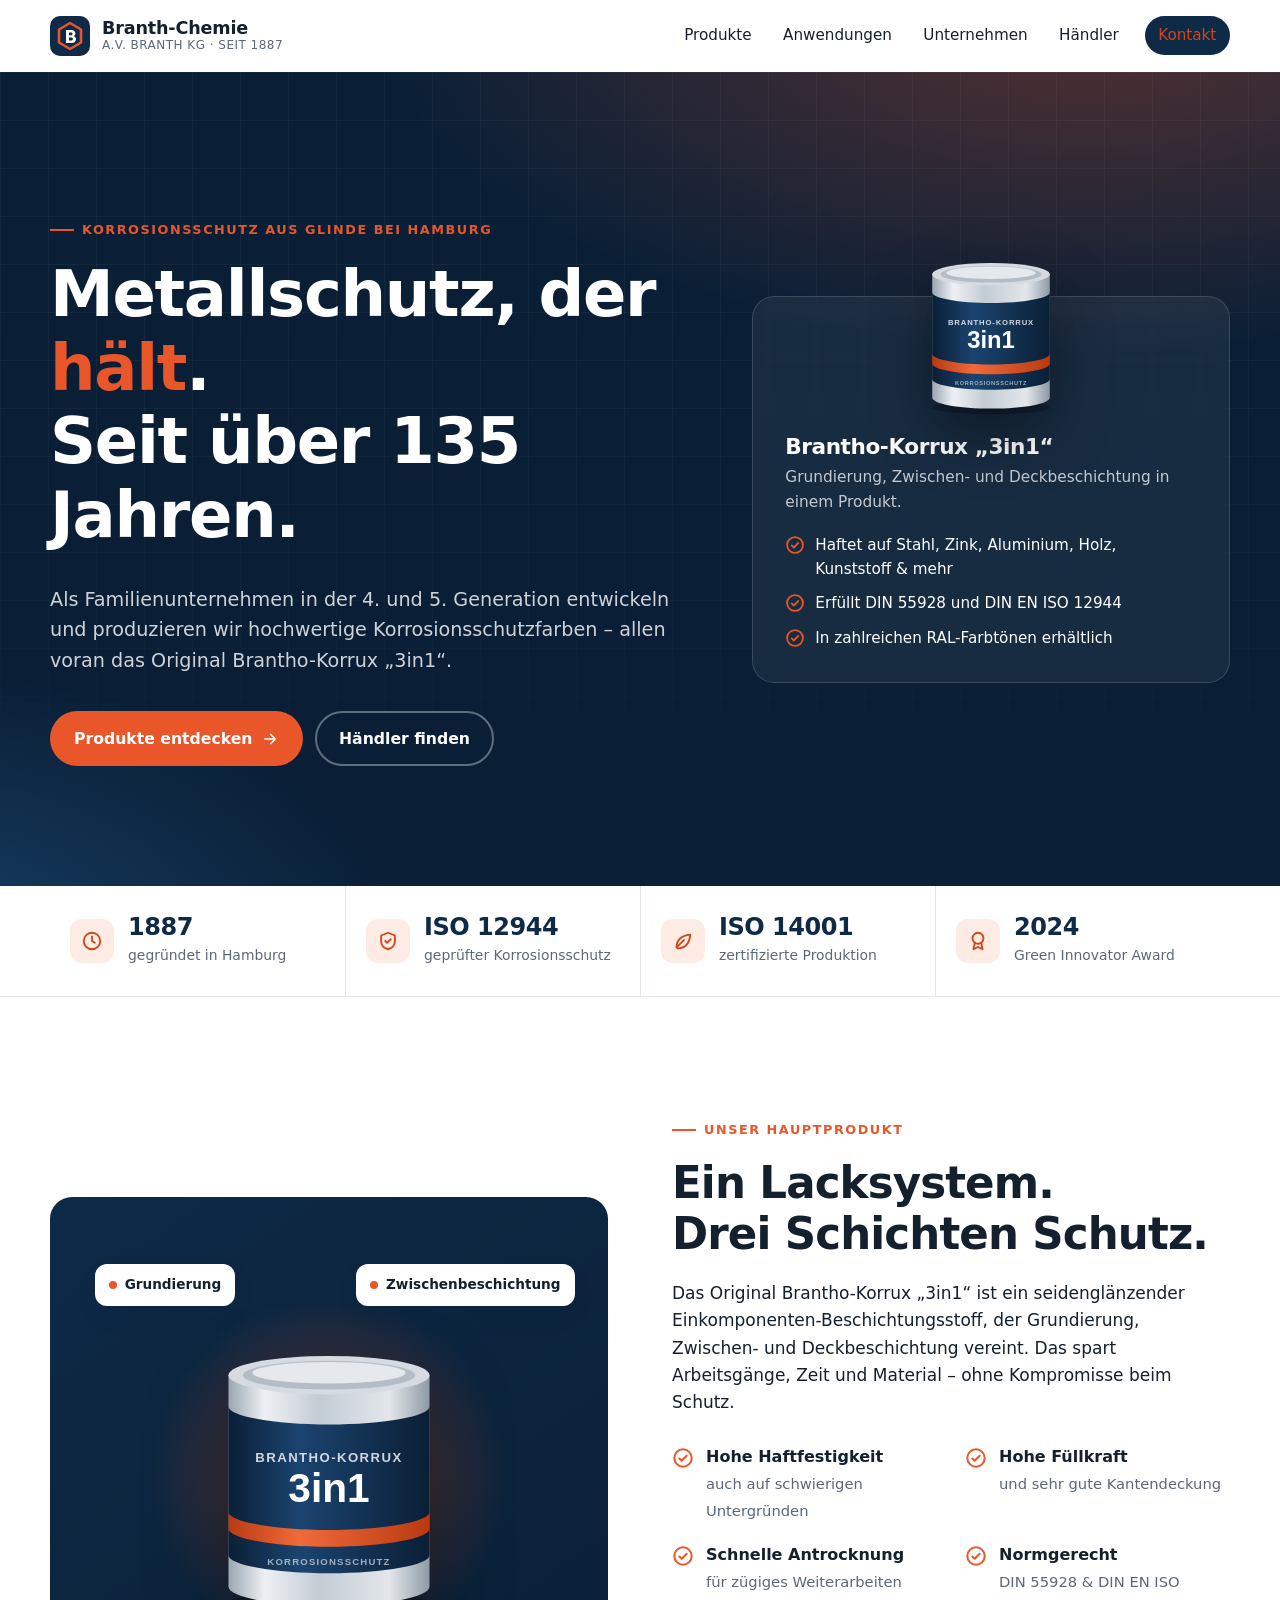
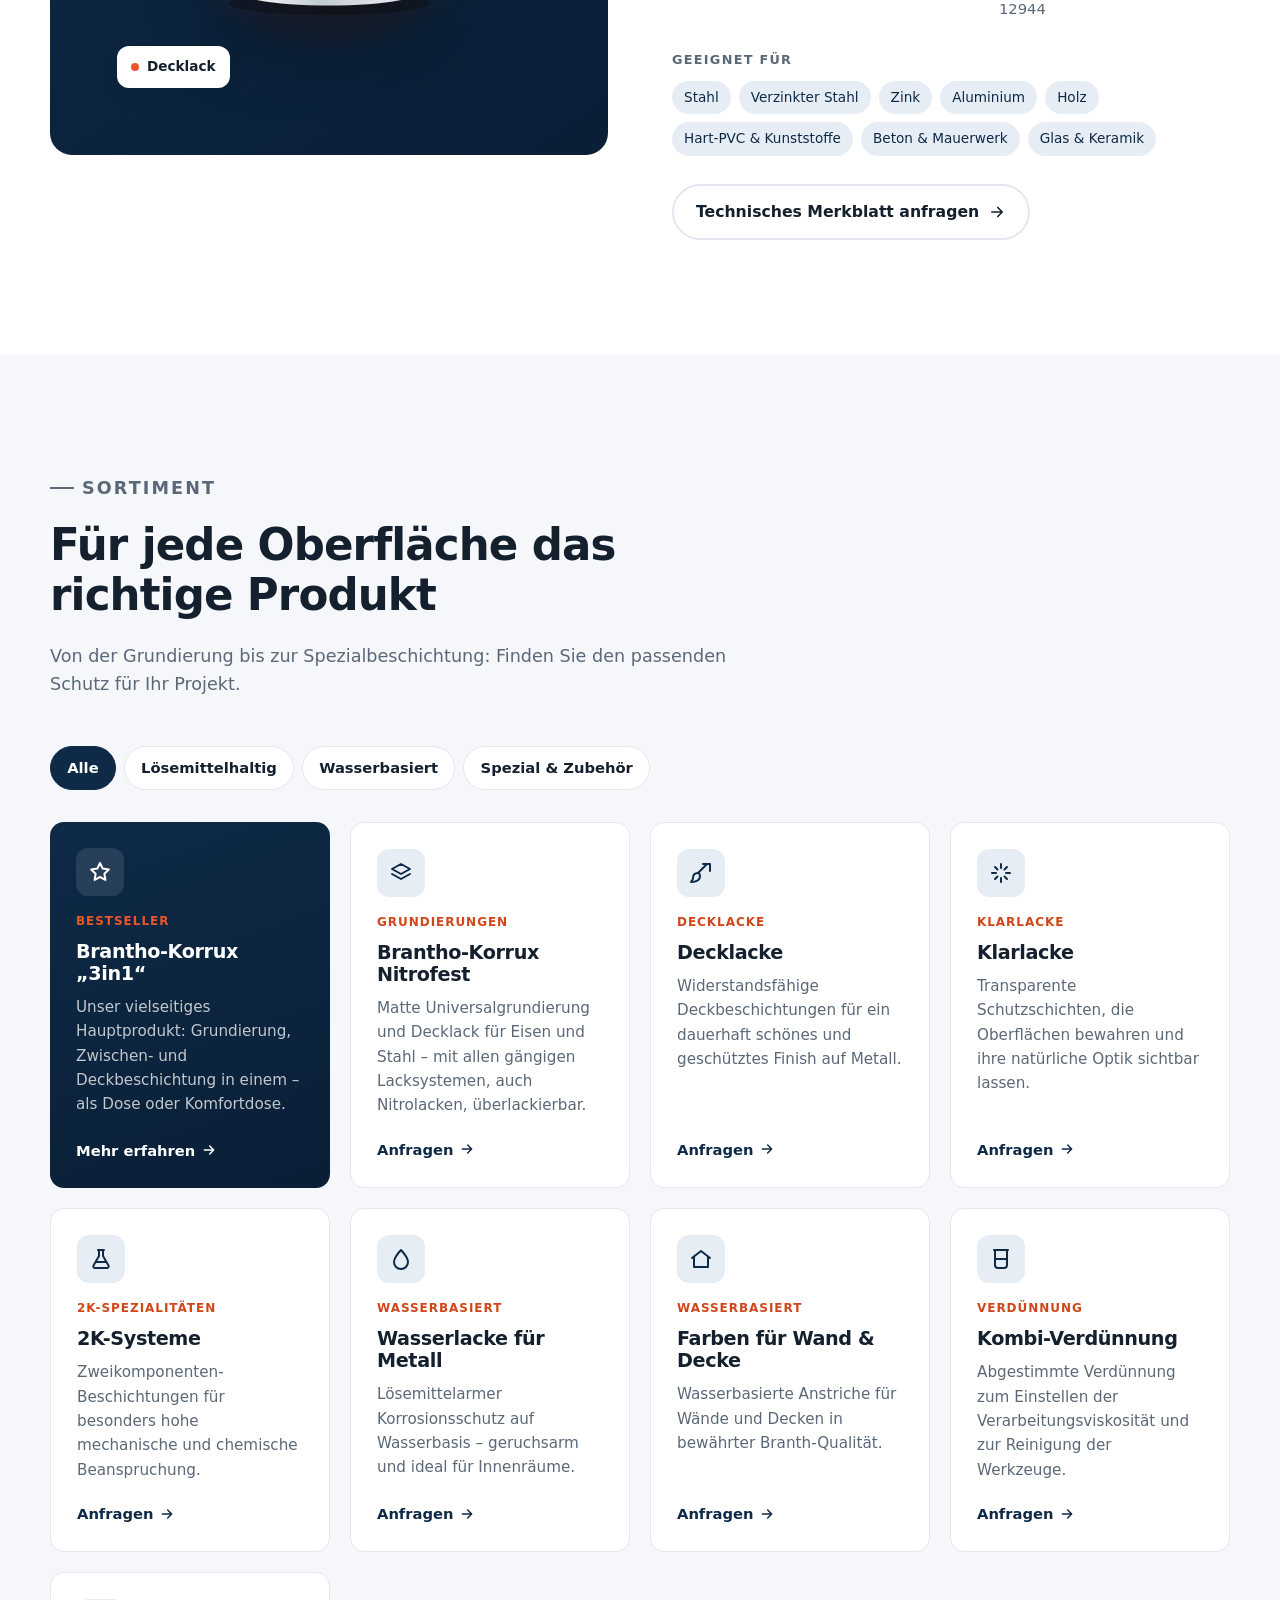
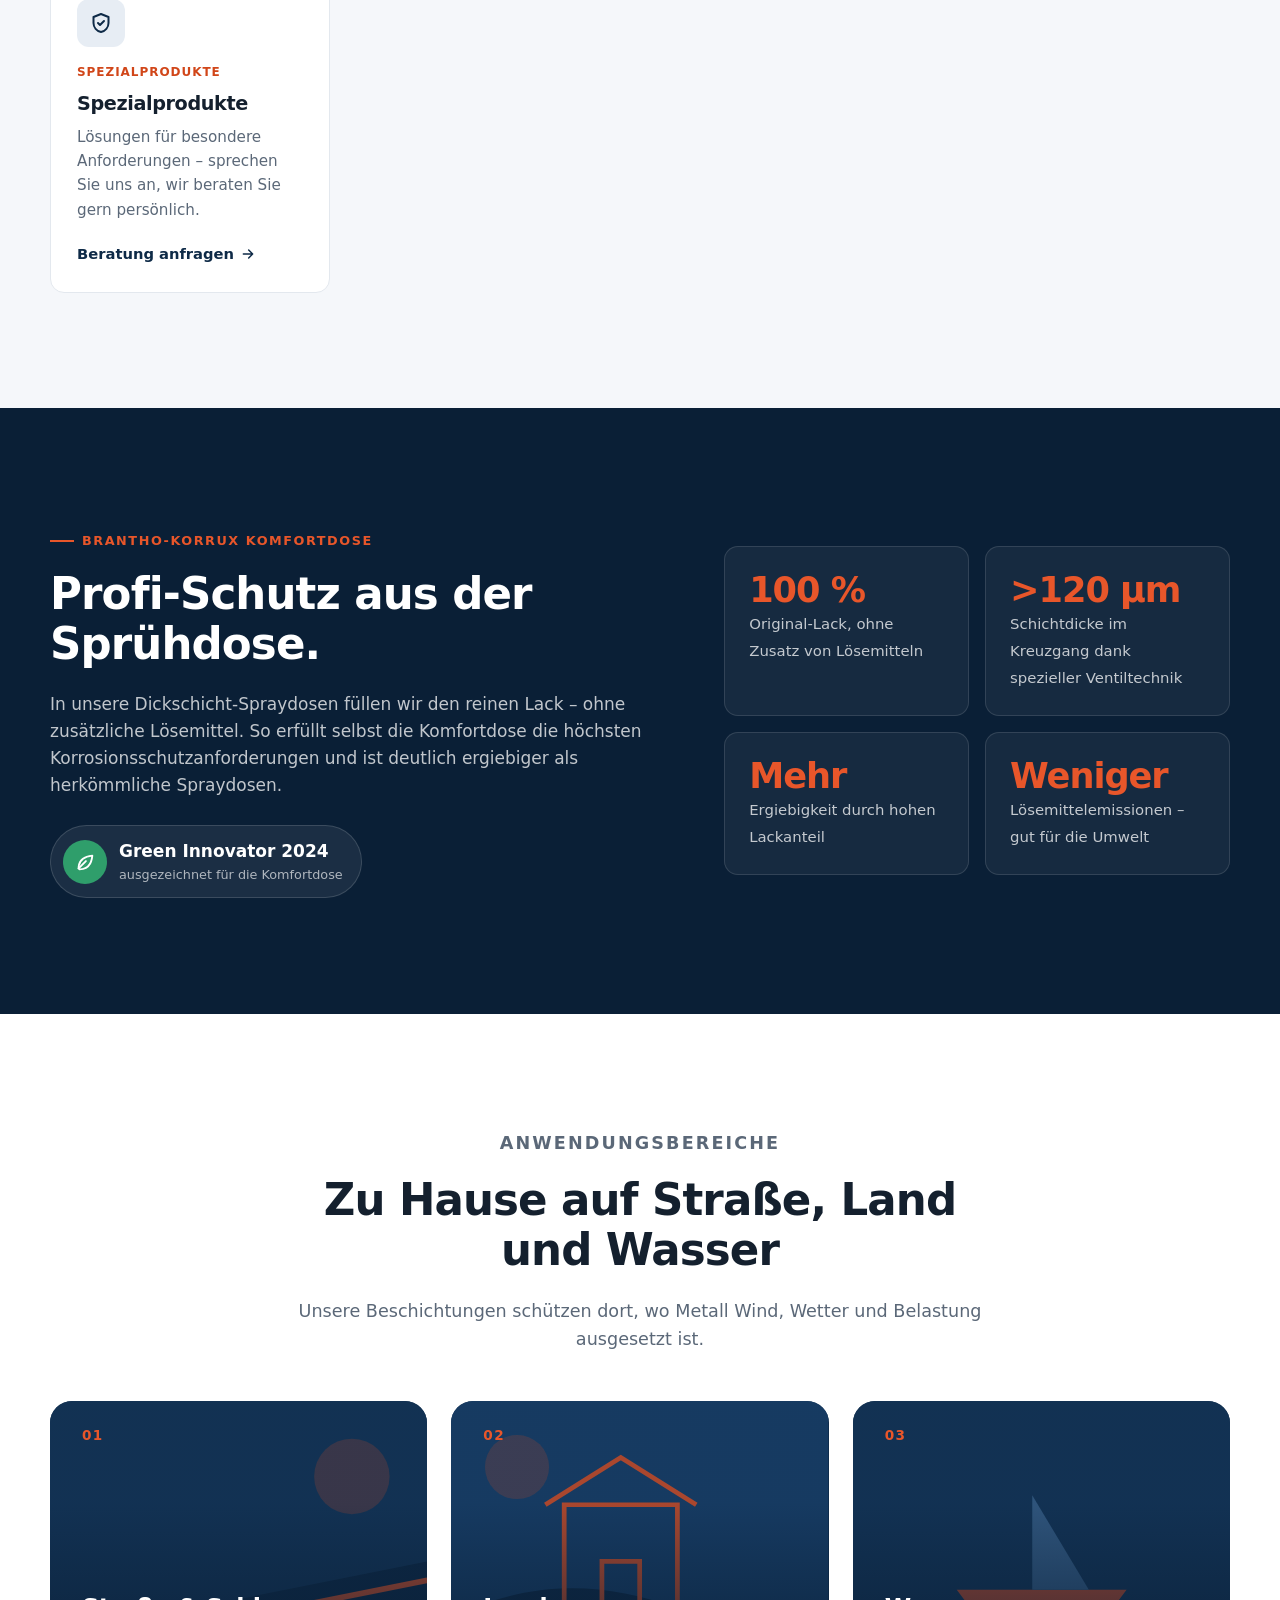
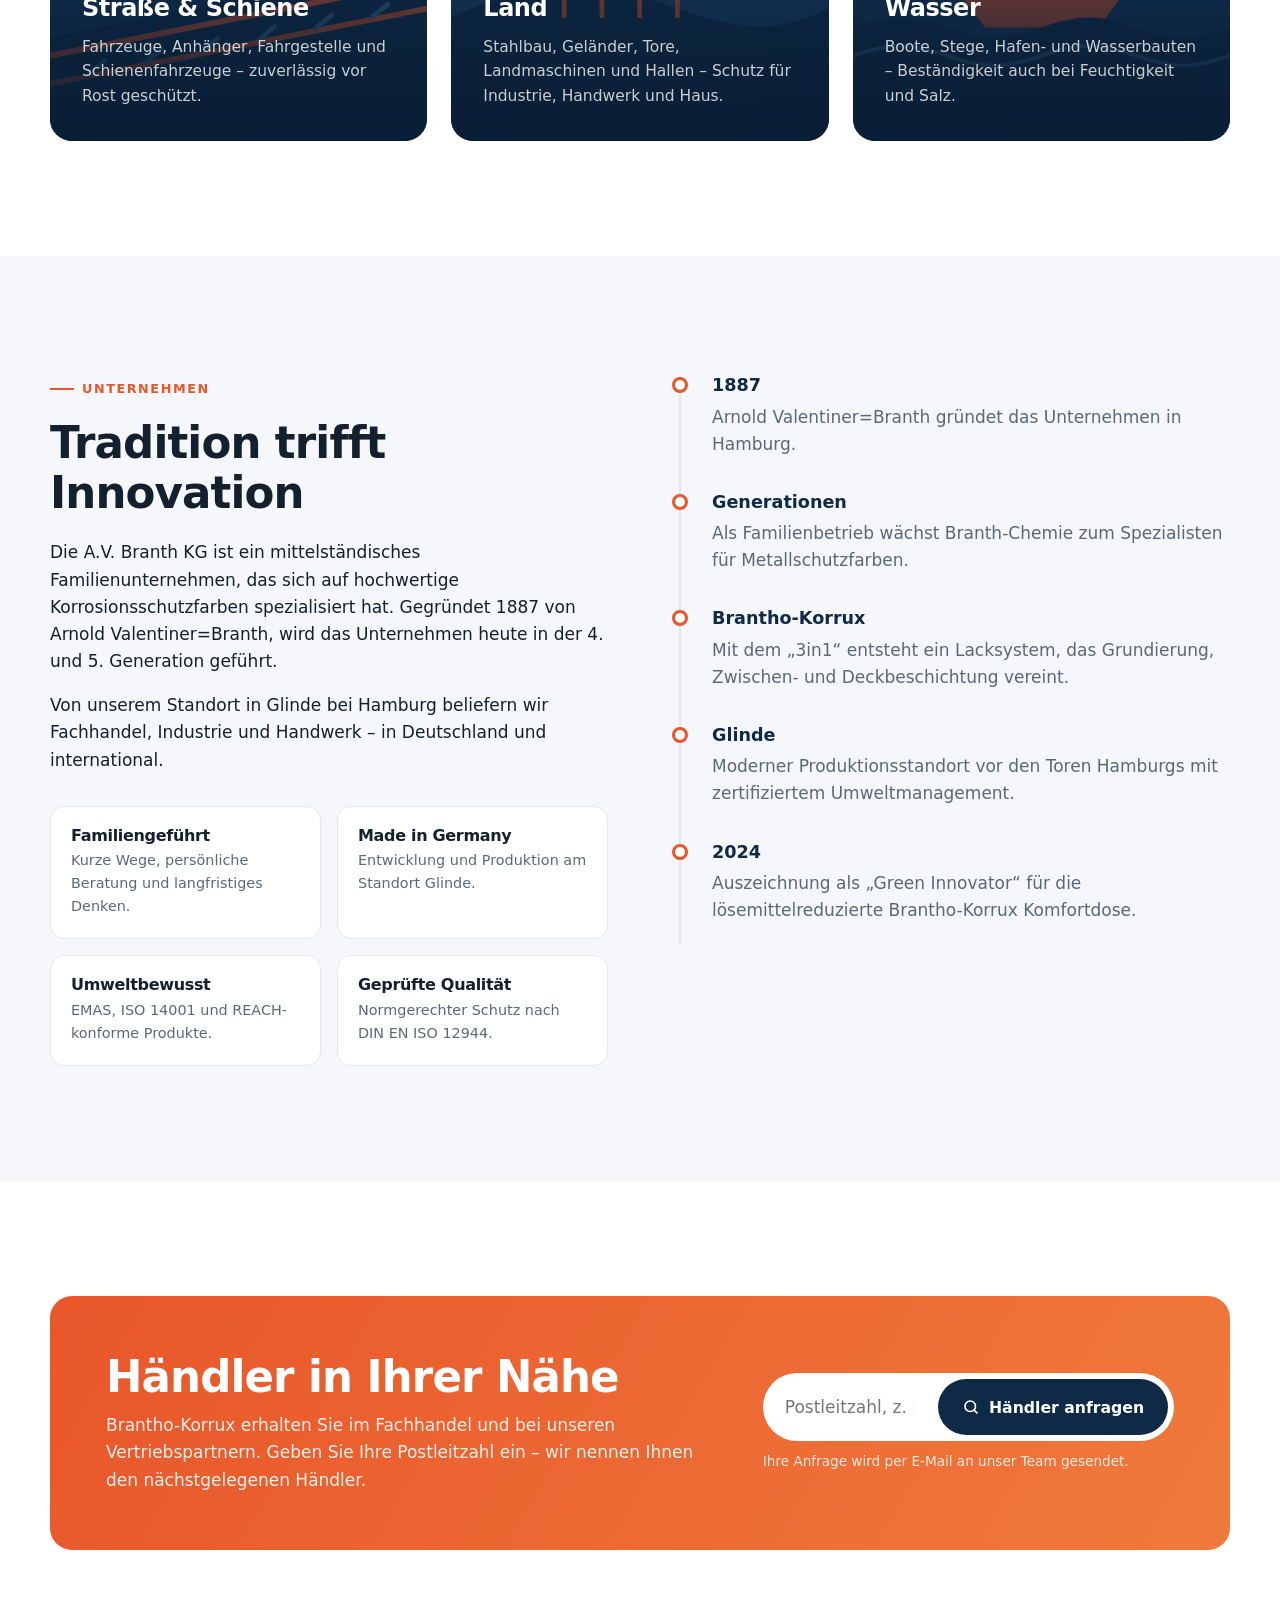
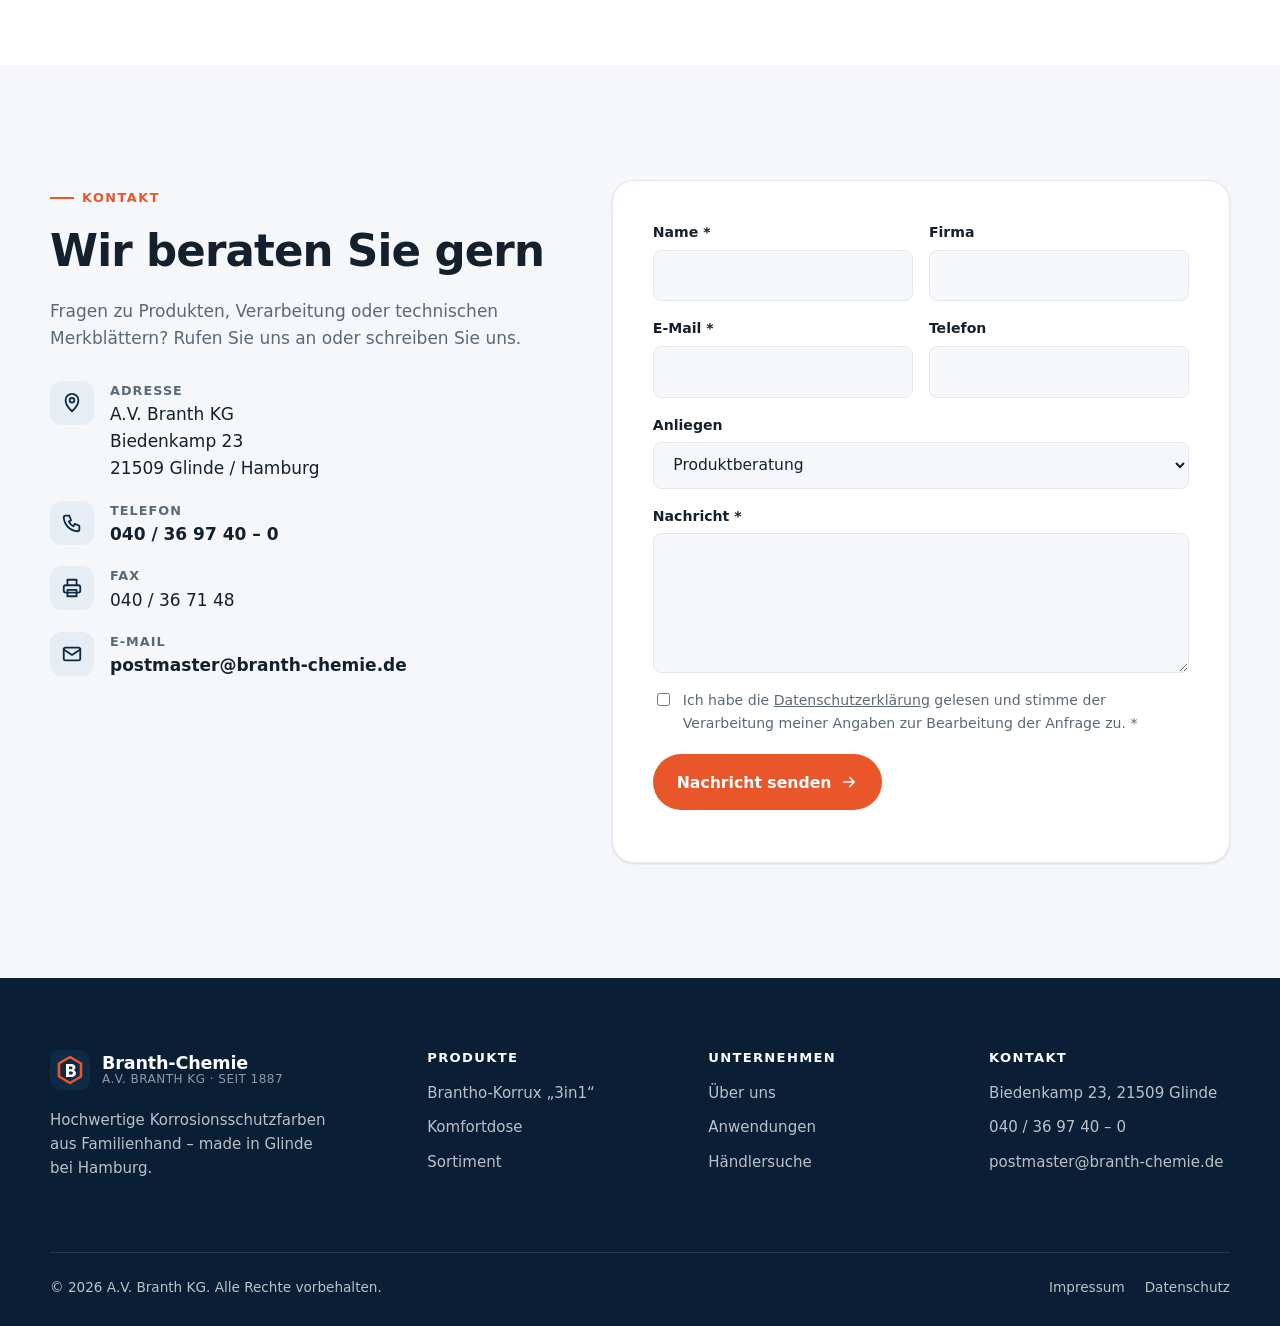
<file: index.html>
<!DOCTYPE html>
<html lang="de">
<head>
  <meta charset="utf-8">
  <meta name="viewport" content="width=device-width, initial-scale=1">
  <title>Branth-Chemie – Korrosionsschutz seit 1887 | Brantho-Korrux</title>
  <meta name="description" content="Branth-Chemie A.V. Branth KG aus Glinde bei Hamburg: Hersteller hochwertiger Korrosionsschutz- und Metallschutzfarben. Original Brantho-Korrux „3in1“ – Grundierung, Zwischen- und Deckbeschichtung in einem.">
  <meta name="theme-color" content="#0a1f36">
  <link rel="icon" href="assets/logo.svg" type="image/svg+xml">
  <link rel="stylesheet" href="css/styles.css">
</head>
<body>

<!-- Icon sprite -->
<svg width="0" height="0" style="position:absolute" aria-hidden="true">
  <defs>
    <symbol id="i-check" viewBox="0 0 24 24" fill="none" stroke="currentColor" stroke-width="2.2" stroke-linecap="round" stroke-linejoin="round"><circle cx="12" cy="12" r="9.5"/><path d="m8 12.5 2.6 2.5L16 9.5"/></symbol>
    <symbol id="i-arrow" viewBox="0 0 24 24" fill="none" stroke="currentColor" stroke-width="2.2" stroke-linecap="round" stroke-linejoin="round"><path d="M5 12h14M13 6l6 6-6 6"/></symbol>
    <symbol id="i-shield" viewBox="0 0 24 24" fill="none" stroke="currentColor" stroke-width="2" stroke-linecap="round" stroke-linejoin="round"><path d="M12 3 4.5 6v6c0 4.4 3.2 7.9 7.5 9 4.3-1.1 7.5-4.6 7.5-9V6L12 3Z"/><path d="m9 12 2 2 4-4"/></symbol>
    <symbol id="i-clock" viewBox="0 0 24 24" fill="none" stroke="currentColor" stroke-width="2" stroke-linecap="round" stroke-linejoin="round"><circle cx="12" cy="12" r="9"/><path d="M12 7v5l3 2"/></symbol>
    <symbol id="i-leaf" viewBox="0 0 24 24" fill="none" stroke="currentColor" stroke-width="2" stroke-linecap="round" stroke-linejoin="round"><path d="M5 19c0-8 5-13 15-14-1 10-6 15-14 15"/><path d="M5 19 13 11"/></symbol>
    <symbol id="i-award" viewBox="0 0 24 24" fill="none" stroke="currentColor" stroke-width="2" stroke-linecap="round" stroke-linejoin="round"><circle cx="12" cy="9" r="6"/><path d="m8.5 14-1.5 7 5-2.5 5 2.5-1.5-7"/></symbol>
    <symbol id="i-layers" viewBox="0 0 24 24" fill="none" stroke="currentColor" stroke-width="2" stroke-linecap="round" stroke-linejoin="round"><path d="m12 3 9 5-9 5-9-5 9-5Z"/><path d="m3 13 9 5 9-5"/></symbol>
    <symbol id="i-brush" viewBox="0 0 24 24" fill="none" stroke="currentColor" stroke-width="2" stroke-linecap="round" stroke-linejoin="round"><path d="M18 3 9.5 11.5"/><path d="M14 3h7v7"/><path d="M9 12c-3 0-5 2-5 5 0 1.5-1 3-2 4 4 0 9-1 9-6 0-1.2-.8-3-2-3Z"/></symbol>
    <symbol id="i-sparkle" viewBox="0 0 24 24" fill="none" stroke="currentColor" stroke-width="2" stroke-linecap="round" stroke-linejoin="round"><path d="M12 3v4M12 17v4M3 12h4M17 12h4M6 6l2.5 2.5M15.5 15.5 18 18M6 18l2.5-2.5M15.5 8.5 18 6"/></symbol>
    <symbol id="i-flask" viewBox="0 0 24 24" fill="none" stroke="currentColor" stroke-width="2" stroke-linecap="round" stroke-linejoin="round"><path d="M9 3h6M10 3v6L4.5 18.5A1.7 1.7 0 0 0 6 21h12a1.7 1.7 0 0 0 1.5-2.5L14 9V3"/><path d="M7 15h10"/></symbol>
    <symbol id="i-drop" viewBox="0 0 24 24" fill="none" stroke="currentColor" stroke-width="2" stroke-linecap="round" stroke-linejoin="round"><path d="M12 3s7 7.5 7 12a7 7 0 0 1-14 0c0-4.5 7-12 7-12Z"/></symbol>
    <symbol id="i-home" viewBox="0 0 24 24" fill="none" stroke="currentColor" stroke-width="2" stroke-linecap="round" stroke-linejoin="round"><path d="M3 11 12 4l9 7"/><path d="M5 10v10h14V10"/></symbol>
    <symbol id="i-beaker" viewBox="0 0 24 24" fill="none" stroke="currentColor" stroke-width="2" stroke-linecap="round" stroke-linejoin="round"><path d="M5 3h14M6 3v15a3 3 0 0 0 3 3h6a3 3 0 0 0 3-3V3"/><path d="M6 12h12"/></symbol>
    <symbol id="i-star" viewBox="0 0 24 24" fill="none" stroke="currentColor" stroke-width="2" stroke-linecap="round" stroke-linejoin="round"><path d="m12 3 2.7 5.6 6.1.9-4.4 4.3 1 6.1L12 17l-5.4 2.9 1-6.1-4.4-4.3 6.1-.9L12 3Z"/></symbol>
    <symbol id="i-pin" viewBox="0 0 24 24" fill="none" stroke="currentColor" stroke-width="2" stroke-linecap="round" stroke-linejoin="round"><path d="M12 21s-7-6.2-7-12a7 7 0 0 1 14 0c0 5.8-7 12-7 12Z"/><circle cx="12" cy="9" r="2.5"/></symbol>
    <symbol id="i-phone" viewBox="0 0 24 24" fill="none" stroke="currentColor" stroke-width="2" stroke-linecap="round" stroke-linejoin="round"><path d="M5 4h4l2 5-2.5 1.5a11 11 0 0 0 5 5L15 13l5 2v4a2 2 0 0 1-2 2A16 16 0 0 1 3 6a2 2 0 0 1 2-2Z"/></symbol>
    <symbol id="i-printer" viewBox="0 0 24 24" fill="none" stroke="currentColor" stroke-width="2" stroke-linecap="round" stroke-linejoin="round"><path d="M7 9V3h10v6"/><rect x="3" y="9" width="18" height="8" rx="2"/><path d="M7 14h10v7H7z"/></symbol>
    <symbol id="i-mail" viewBox="0 0 24 24" fill="none" stroke="currentColor" stroke-width="2" stroke-linecap="round" stroke-linejoin="round"><rect x="3" y="5" width="18" height="14" rx="2"/><path d="m3 7 9 6 9-6"/></symbol>
    <symbol id="i-search" viewBox="0 0 24 24" fill="none" stroke="currentColor" stroke-width="2.2" stroke-linecap="round" stroke-linejoin="round"><circle cx="11" cy="11" r="7"/><path d="m20 20-3.5-3.5"/></symbol>
  </defs>
</svg>

<a class="skip-link" href="#main">Zum Inhalt springen</a>

<header class="site-header" id="top">
  <div class="container header-inner">
    <a class="brand" href="#top" aria-label="Branth-Chemie – Startseite">
      <img src="assets/logo.svg" alt="" width="40" height="40">
      <span class="brand-text"><strong>Branth-Chemie</strong><span>A.V. BRANTH KG · SEIT 1887</span></span>
    </a>
    <button class="nav-toggle" aria-expanded="false" aria-controls="main-nav" aria-label="Menü öffnen"><span></span></button>
    <nav class="main-nav" id="main-nav" aria-label="Hauptnavigation">
      <ul>
        <li><a href="#produkte">Produkte</a></li>
        <li><a href="#anwendungen">Anwendungen</a></li>
        <li><a href="#unternehmen">Unternehmen</a></li>
        <li><a href="#haendler">Händler</a></li>
        <li><a class="nav-cta" href="#kontakt">Kontakt</a></li>
      </ul>
    </nav>
  </div>
</header>

<main id="main">

  <!-- Hero -->
  <section class="hero">
    <div class="container hero-grid">
      <div>
        <p class="eyebrow">Korrosionsschutz aus Glinde bei Hamburg</p>
        <h1>Metallschutz, der <span>hält</span>.<br>Seit über 135 Jahren.</h1>
        <p class="hero-lead">Als Familienunternehmen in der 4. und 5. Generation entwickeln und produzieren wir hochwertige Korrosionsschutzfarben – allen voran das Original Brantho-Korrux&nbsp;„3in1“.</p>
        <div class="hero-actions">
          <a class="btn btn-primary" href="#produkte">Produkte entdecken <svg><use href="#i-arrow"/></svg></a>
          <a class="btn btn-ghost" href="#haendler">Händler finden</a>
        </div>
      </div>
      <aside class="hero-card reveal" aria-label="Unser Hauptprodukt">
        <img class="can" src="assets/can.svg" alt="" width="140" height="168">
        <h3>Brantho-Korrux „3in1“</h3>
        <p>Grundierung, Zwischen- und Deckbeschichtung in einem Produkt.</p>
        <ul>
          <li><svg><use href="#i-check"/></svg>Haftet auf Stahl, Zink, Aluminium, Holz, Kunststoff &amp; mehr</li>
          <li><svg><use href="#i-check"/></svg>Erfüllt DIN 55928 und DIN EN ISO 12944</li>
          <li><svg><use href="#i-check"/></svg>In zahlreichen RAL-Farbtönen erhältlich</li>
        </ul>
      </aside>
    </div>
  </section>

  <!-- Trust bar -->
  <section class="trust" aria-label="Auf einen Blick">
    <div class="container trust-grid">
      <div class="trust-item">
        <div class="trust-icon"><svg><use href="#i-clock"/></svg></div>
        <div><strong>1887</strong><span>gegründet in Hamburg</span></div>
      </div>
      <div class="trust-item">
        <div class="trust-icon"><svg><use href="#i-shield"/></svg></div>
        <div><strong>ISO 12944</strong><span>geprüfter Korrosionsschutz</span></div>
      </div>
      <div class="trust-item">
        <div class="trust-icon"><svg><use href="#i-leaf"/></svg></div>
        <div><strong>ISO 14001</strong><span>zertifizierte Produktion</span></div>
      </div>
      <div class="trust-item">
        <div class="trust-icon"><svg><use href="#i-award"/></svg></div>
        <div><strong>2024</strong><span>Green Innovator Award</span></div>
      </div>
    </div>
  </section>

  <!-- Flagship -->
  <section class="section" id="3in1">
    <div class="container flagship">
      <div class="flagship-visual reveal">
        <img class="can" src="assets/can.svg" alt="Brantho-Korrux 3in1 Lackdose" width="240" height="288">
        <span class="badge-float b1"><i></i>Grundierung</span>
        <span class="badge-float b2"><i></i>Zwischenbeschichtung</span>
        <span class="badge-float b3"><i></i>Decklack</span>
      </div>
      <div class="reveal">
        <p class="eyebrow">Unser Hauptprodukt</p>
        <h2>Ein Lacksystem.<br>Drei Schichten Schutz.</h2>
        <p>Das Original Brantho-Korrux „3in1“ ist ein seidenglänzender Einkomponenten-Beschichtungsstoff, der Grundierung, Zwischen- und Deckbeschichtung vereint. Das spart Arbeitsgänge, Zeit und Material – ohne Kompromisse beim Schutz.</p>
        <ul class="feature-list">
          <li><svg><use href="#i-check"/></svg><div><strong>Hohe Haftfestigkeit</strong><span>auch auf schwierigen Untergründen</span></div></li>
          <li><svg><use href="#i-check"/></svg><div><strong>Hohe Füllkraft</strong><span>und sehr gute Kantendeckung</span></div></li>
          <li><svg><use href="#i-check"/></svg><div><strong>Schnelle Antrocknung</strong><span>für zügiges Weiterarbeiten</span></div></li>
          <li><svg><use href="#i-check"/></svg><div><strong>Normgerecht</strong><span>DIN 55928 &amp; DIN EN ISO 12944</span></div></li>
        </ul>
        <p class="label">Geeignet für</p>
        <ul class="chips">
          <li>Stahl</li><li>Verzinkter Stahl</li><li>Zink</li><li>Aluminium</li><li>Holz</li>
          <li>Hart-PVC &amp; Kunststoffe</li><li>Beton &amp; Mauerwerk</li><li>Glas &amp; Keramik</li>
        </ul>
        <a class="btn btn-outline" href="#kontakt">Technisches Merkblatt anfragen <svg><use href="#i-arrow"/></svg></a>
      </div>
    </div>
  </section>

  <!-- Products -->
  <section class="section section-soft" id="produkte">
    <div class="container">
      <div class="section-head reveal">
        <p class="eyebrow">Sortiment</p>
        <h2>Für jede Oberfläche das richtige Produkt</h2>
        <p>Von der Grundierung bis zur Spezialbeschichtung: Finden Sie den passenden Schutz für Ihr Projekt.</p>
      </div>

      <div class="tabs" role="tablist" aria-label="Produktkategorien filtern">
        <button class="tab" role="tab" aria-selected="true" data-filter="all">Alle</button>
        <button class="tab" role="tab" aria-selected="false" data-filter="loesemittel">Lösemittelhaltig</button>
        <button class="tab" role="tab" aria-selected="false" data-filter="wasser">Wasserbasiert</button>
        <button class="tab" role="tab" aria-selected="false" data-filter="spezial">Spezial &amp; Zubehör</button>
      </div>

      <div class="product-grid" id="product-grid">
        <article class="product-card is-featured" data-cat="loesemittel">
          <div class="product-icon"><svg><use href="#i-star"/></svg></div>
          <span class="tag">Bestseller</span>
          <h3>Brantho-Korrux „3in1“</h3>
          <p>Unser vielseitiges Hauptprodukt: Grundierung, Zwischen- und Deckbeschichtung in einem – als Dose oder Komfortdose.</p>
          <a class="more" href="#3in1">Mehr erfahren <svg width="16" height="16"><use href="#i-arrow"/></svg></a>
        </article>
        <article class="product-card" data-cat="loesemittel">
          <div class="product-icon"><svg><use href="#i-layers"/></svg></div>
          <span class="tag">Grundierungen</span>
          <h3>Brantho-Korrux Nitrofest</h3>
          <p>Matte Universalgrundierung und Decklack für Eisen und Stahl – mit allen gängigen Lacksystemen, auch Nitrolacken, überlackierbar.</p>
          <a class="more" href="#kontakt">Anfragen <svg width="16" height="16"><use href="#i-arrow"/></svg></a>
        </article>
        <article class="product-card" data-cat="loesemittel">
          <div class="product-icon"><svg><use href="#i-brush"/></svg></div>
          <span class="tag">Decklacke</span>
          <h3>Decklacke</h3>
          <p>Widerstandsfähige Deckbeschichtungen für ein dauerhaft schönes und geschütztes Finish auf Metall.</p>
          <a class="more" href="#kontakt">Anfragen <svg width="16" height="16"><use href="#i-arrow"/></svg></a>
        </article>
        <article class="product-card" data-cat="loesemittel">
          <div class="product-icon"><svg><use href="#i-sparkle"/></svg></div>
          <span class="tag">Klarlacke</span>
          <h3>Klarlacke</h3>
          <p>Transparente Schutzschichten, die Oberflächen bewahren und ihre natürliche Optik sichtbar lassen.</p>
          <a class="more" href="#kontakt">Anfragen <svg width="16" height="16"><use href="#i-arrow"/></svg></a>
        </article>
        <article class="product-card" data-cat="spezial">
          <div class="product-icon"><svg><use href="#i-flask"/></svg></div>
          <span class="tag">2K-Spezialitäten</span>
          <h3>2K-Systeme</h3>
          <p>Zweikomponenten-Beschichtungen für besonders hohe mechanische und chemische Beanspruchung.</p>
          <a class="more" href="#kontakt">Anfragen <svg width="16" height="16"><use href="#i-arrow"/></svg></a>
        </article>
        <article class="product-card" data-cat="wasser">
          <div class="product-icon"><svg><use href="#i-drop"/></svg></div>
          <span class="tag">Wasserbasiert</span>
          <h3>Wasserlacke für Metall</h3>
          <p>Lösemittelarmer Korrosionsschutz auf Wasserbasis – geruchsarm und ideal für Innenräume.</p>
          <a class="more" href="#kontakt">Anfragen <svg width="16" height="16"><use href="#i-arrow"/></svg></a>
        </article>
        <article class="product-card" data-cat="wasser">
          <div class="product-icon"><svg><use href="#i-home"/></svg></div>
          <span class="tag">Wasserbasiert</span>
          <h3>Farben für Wand &amp; Decke</h3>
          <p>Wasserbasierte Anstriche für Wände und Decken in bewährter Branth-Qualität.</p>
          <a class="more" href="#kontakt">Anfragen <svg width="16" height="16"><use href="#i-arrow"/></svg></a>
        </article>
        <article class="product-card" data-cat="spezial">
          <div class="product-icon"><svg><use href="#i-beaker"/></svg></div>
          <span class="tag">Verdünnung</span>
          <h3>Kombi-Verdünnung</h3>
          <p>Abgestimmte Verdünnung zum Einstellen der Verarbeitungsviskosität und zur Reinigung der Werkzeuge.</p>
          <a class="more" href="#kontakt">Anfragen <svg width="16" height="16"><use href="#i-arrow"/></svg></a>
        </article>
        <article class="product-card" data-cat="spezial">
          <div class="product-icon"><svg><use href="#i-shield"/></svg></div>
          <span class="tag">Spezialprodukte</span>
          <h3>Spezialprodukte</h3>
          <p>Lösungen für besondere Anforderungen – sprechen Sie uns an, wir beraten Sie gern persönlich.</p>
          <a class="more" href="#kontakt">Beratung anfragen <svg width="16" height="16"><use href="#i-arrow"/></svg></a>
        </article>
      </div>
    </div>
  </section>

  <!-- Komfortdose -->
  <section class="section section-dark" id="komfortdose">
    <div class="container spray">
      <div class="reveal">
        <p class="eyebrow">Brantho-Korrux Komfortdose</p>
        <h2>Profi-Schutz aus der Sprühdose.</h2>
        <p style="color:rgba(255,255,255,.75)">In unsere Dickschicht-Spraydosen füllen wir den reinen Lack – ohne zusätzliche Lösemittel. So erfüllt selbst die Komfortdose die höchsten Korrosionsschutzanforderungen und ist deutlich ergiebiger als herkömmliche Spraydosen.</p>
        <div class="award">
          <div class="trust-icon"><svg><use href="#i-leaf"/></svg></div>
          <div><strong>Green Innovator 2024</strong><small>ausgezeichnet für die Komfortdose</small></div>
        </div>
      </div>
      <div class="stat-grid reveal">
        <div class="stat"><strong>100&nbsp;%</strong><span>Original-Lack, ohne Zusatz von Lösemitteln</span></div>
        <div class="stat"><strong>&gt;120&nbsp;µm</strong><span>Schichtdicke im Kreuzgang dank spezieller Ventiltechnik</span></div>
        <div class="stat"><strong>Mehr</strong><span>Ergiebigkeit durch hohen Lackanteil</span></div>
        <div class="stat"><strong>Weniger</strong><span>Lösemittelemissionen – gut für die Umwelt</span></div>
      </div>
    </div>
  </section>

  <!-- Applications -->
  <section class="section" id="anwendungen">
    <div class="container">
      <div class="section-head center reveal">
        <p class="eyebrow">Anwendungsbereiche</p>
        <h2>Zu Hause auf Straße, Land und Wasser</h2>
        <p>Unsere Beschichtungen schützen dort, wo Metall Wind, Wetter und Belastung ausgesetzt ist.</p>
      </div>
      <div class="app-grid">
        <article class="app-card reveal">
          <svg class="app-art" viewBox="0 0 400 340" preserveAspectRatio="xMidYMid slice" aria-hidden="true">
            <rect width="400" height="340" fill="#16385c"/>
            <path d="M0 250 400 170v170H0z" fill="#0e2a47"/>
            <path d="M0 270 400 190" stroke="#e8562a" stroke-width="6"/>
            <path d="M0 300 400 220" stroke="#e8562a" stroke-width="6"/>
            <g stroke="#3d6894" stroke-width="5"><path d="M40 290 60 274M100 278l20-16M160 266l20-16M220 254l20-16M280 242l20-16M340 230l20-16"/></g>
            <circle cx="320" cy="80" r="40" fill="#e8562a" opacity=".25"/>
          </svg>
          <span class="num">01</span>
          <h3>Straße &amp; Schiene</h3>
          <p>Fahrzeuge, Anhänger, Fahrgestelle und Schienenfahrzeuge – zuverlässig vor Rost geschützt.</p>
        </article>
        <article class="app-card reveal">
          <svg class="app-art" viewBox="0 0 400 340" preserveAspectRatio="xMidYMid slice" aria-hidden="true">
            <rect width="400" height="340" fill="#1b4470"/>
            <path d="M0 230c80-40 160-40 240-10s120 20 160 0v120H0z" fill="#0e2a47"/>
            <g fill="none" stroke="#e8562a" stroke-width="5"><path d="M120 230V110h120v120"/><path d="M100 110 180 60l80 50"/><path d="M160 230v-60h40v60"/></g>
            <circle cx="70" cy="70" r="34" fill="#e8562a" opacity=".25"/>
          </svg>
          <span class="num">02</span>
          <h3>Land</h3>
          <p>Stahlbau, Geländer, Tore, Landmaschinen und Hallen – Schutz für Industrie, Handwerk und Haus.</p>
        </article>
        <article class="app-card reveal">
          <svg class="app-art" viewBox="0 0 400 340" preserveAspectRatio="xMidYMid slice" aria-hidden="true">
            <rect width="400" height="340" fill="#16385c"/>
            <path d="M110 200h180l-30 40H140z" fill="#e8562a" opacity=".9"/>
            <path d="M190 200V100l60 100z" fill="#3d6894"/>
            <path d="M0 240c40-14 60-14 100 0s60 14 100 0 60-14 100 0 60 14 100 0v100H0z" fill="#0e2a47"/>
            <path d="M0 270c40-14 60-14 100 0s60 14 100 0 60-14 100 0 60 14 100 0" stroke="#3d6894" stroke-width="4" fill="none"/>
          </svg>
          <span class="num">03</span>
          <h3>Wasser</h3>
          <p>Boote, Stege, Hafen- und Wasserbauten – Beständigkeit auch bei Feuchtigkeit und Salz.</p>
        </article>
      </div>
    </div>
  </section>

  <!-- Company -->
  <section class="section section-soft" id="unternehmen">
    <div class="container company">
      <div class="reveal">
        <p class="eyebrow">Unternehmen</p>
        <h2>Tradition trifft Innovation</h2>
        <p>Die A.V. Branth KG ist ein mittelständisches Familienunternehmen, das sich auf hochwertige Korrosionsschutzfarben spezialisiert hat. Gegründet 1887 von Arnold Valentiner=Branth, wird das Unternehmen heute in der 4. und 5. Generation geführt.</p>
        <p>Von unserem Standort in Glinde bei Hamburg beliefern wir Fachhandel, Industrie und Handwerk – in Deutschland und international.</p>
        <div class="values">
          <div class="value"><h4>Familiengeführt</h4><p>Kurze Wege, persönliche Beratung und langfristiges Denken.</p></div>
          <div class="value"><h4>Made in Germany</h4><p>Entwicklung und Produktion am Standort Glinde.</p></div>
          <div class="value"><h4>Umweltbewusst</h4><p>EMAS, ISO 14001 und REACH-konforme Produkte.</p></div>
          <div class="value"><h4>Geprüfte Qualität</h4><p>Normgerechter Schutz nach DIN EN ISO 12944.</p></div>
        </div>
      </div>
      <ol class="timeline reveal">
        <li><time>1887</time><p>Arnold Valentiner=Branth gründet das Unternehmen in Hamburg.</p></li>
        <li><time>Generationen</time><p>Als Familienbetrieb wächst Branth-Chemie zum Spezialisten für Metallschutzfarben.</p></li>
        <li><time>Brantho-Korrux</time><p>Mit dem „3in1“ entsteht ein Lacksystem, das Grundierung, Zwischen- und Deckbeschichtung vereint.</p></li>
        <li><time>Glinde</time><p>Moderner Produktionsstandort vor den Toren Hamburgs mit zertifiziertem Umweltmanagement.</p></li>
        <li><time>2024</time><p>Auszeichnung als „Green Innovator“ für die lösemittelreduzierte Brantho-Korrux Komfortdose.</p></li>
      </ol>
    </div>
  </section>

  <!-- Dealer -->
  <section class="section" id="haendler">
    <div class="container">
      <div class="dealer reveal">
        <div>
          <h2>Händler in Ihrer Nähe</h2>
          <p>Brantho-Korrux erhalten Sie im Fachhandel und bei unseren Vertriebspartnern. Geben Sie Ihre Postleitzahl ein – wir nennen Ihnen den nächstgelegenen Händler.</p>
        </div>
        <div>
          <form class="dealer-form" id="dealer-form">
            <label for="plz" class="visually-hidden">Postleitzahl</label>
            <input id="plz" name="plz" inputmode="numeric" pattern="[0-9]{4,5}" maxlength="5" placeholder="Postleitzahl, z. B. 21509" required>
            <button class="btn btn-primary" type="submit"><svg><use href="#i-search"/></svg>Händler anfragen</button>
          </form>
          <small>Ihre Anfrage wird per E-Mail an unser Team gesendet.</small>
        </div>
      </div>
    </div>
  </section>

  <!-- Contact -->
  <section class="section section-soft" id="kontakt">
    <div class="container contact">
      <div class="reveal">
        <p class="eyebrow">Kontakt</p>
        <h2>Wir beraten Sie gern</h2>
        <p style="color:var(--muted)">Fragen zu Produkten, Verarbeitung oder technischen Merkblättern? Rufen Sie uns an oder schreiben Sie uns.</p>
        <ul class="contact-list">
          <li><div class="trust-icon"><svg><use href="#i-pin"/></svg></div><div><strong>Adresse</strong>A.V. Branth KG<br>Biedenkamp 23<br>21509 Glinde / Hamburg</div></li>
          <li><div class="trust-icon"><svg><use href="#i-phone"/></svg></div><div><strong>Telefon</strong><a href="tel:+4940369740">040 / 36 97 40 – 0</a></div></li>
          <li><div class="trust-icon"><svg><use href="#i-printer"/></svg></div><div><strong>Fax</strong>040 / 36 71 48</div></li>
          <li><div class="trust-icon"><svg><use href="#i-mail"/></svg></div><div><strong>E-Mail</strong><a href="mailto:postmaster@branth-chemie.de">postmaster@branth-chemie.de</a></div></li>
        </ul>
      </div>
      <div class="form-card reveal">
        <form id="contact-form" novalidate>
          <div class="form-row">
            <div class="field"><label for="name">Name *</label><input id="name" name="name" autocomplete="name" required></div>
            <div class="field"><label for="company">Firma</label><input id="company" name="company" autocomplete="organization"></div>
          </div>
          <div class="form-row">
            <div class="field"><label for="email">E-Mail *</label><input id="email" name="email" type="email" autocomplete="email" required></div>
            <div class="field"><label for="phone">Telefon</label><input id="phone" name="phone" type="tel" autocomplete="tel"></div>
          </div>
          <div class="field">
            <label for="topic">Anliegen</label>
            <select id="topic" name="topic">
              <option>Produktberatung</option>
              <option>Technisches Merkblatt / Sicherheitsdatenblatt</option>
              <option>Händleranfrage</option>
              <option>Sonstiges</option>
            </select>
          </div>
          <div class="field"><label for="message">Nachricht *</label><textarea id="message" name="message" required></textarea></div>
          <label class="check"><input type="checkbox" name="privacy" required><span>Ich habe die <a href="datenschutz.html">Datenschutzerklärung</a> gelesen und stimme der Verarbeitung meiner Angaben zur Bearbeitung der Anfrage zu. *</span></label>
          <button class="btn btn-primary" type="submit">Nachricht senden <svg><use href="#i-arrow"/></svg></button>
          <p class="form-note" id="form-note" role="status" aria-live="polite"></p>
        </form>
      </div>
    </div>
  </section>

</main>

<footer class="site-footer">
  <div class="container">
    <div class="footer-grid">
      <div>
        <a class="brand" href="#top">
          <img src="assets/logo.svg" alt="" width="40" height="40">
          <span class="brand-text"><strong>Branth-Chemie</strong><span>A.V. BRANTH KG · SEIT 1887</span></span>
        </a>
        <p style="margin-top:18px;max-width:30ch">Hochwertige Korrosionsschutzfarben aus Familienhand – made in Glinde bei Hamburg.</p>
      </div>
      <div>
        <h4>Produkte</h4>
        <ul>
          <li><a href="#3in1">Brantho-Korrux „3in1“</a></li>
          <li><a href="#komfortdose">Komfortdose</a></li>
          <li><a href="#produkte">Sortiment</a></li>
        </ul>
      </div>
      <div>
        <h4>Unternehmen</h4>
        <ul>
          <li><a href="#unternehmen">Über uns</a></li>
          <li><a href="#anwendungen">Anwendungen</a></li>
          <li><a href="#haendler">Händlersuche</a></li>
        </ul>
      </div>
      <div>
        <h4>Kontakt</h4>
        <ul>
          <li>Biedenkamp 23, 21509 Glinde</li>
          <li><a href="tel:+4940369740">040 / 36 97 40 – 0</a></li>
          <li><a href="mailto:postmaster@branth-chemie.de">postmaster@branth-chemie.de</a></li>
        </ul>
      </div>
    </div>
    <div class="footer-bottom">
      <span>© <span data-year>2026</span> A.V. Branth KG. Alle Rechte vorbehalten.</span>
      <nav aria-label="Rechtliches"><a href="impressum.html">Impressum</a><a href="datenschutz.html">Datenschutz</a></nav>
    </div>
  </div>
</footer>

<script src="js/main.js" defer></script>
</body>
</html>
</file>
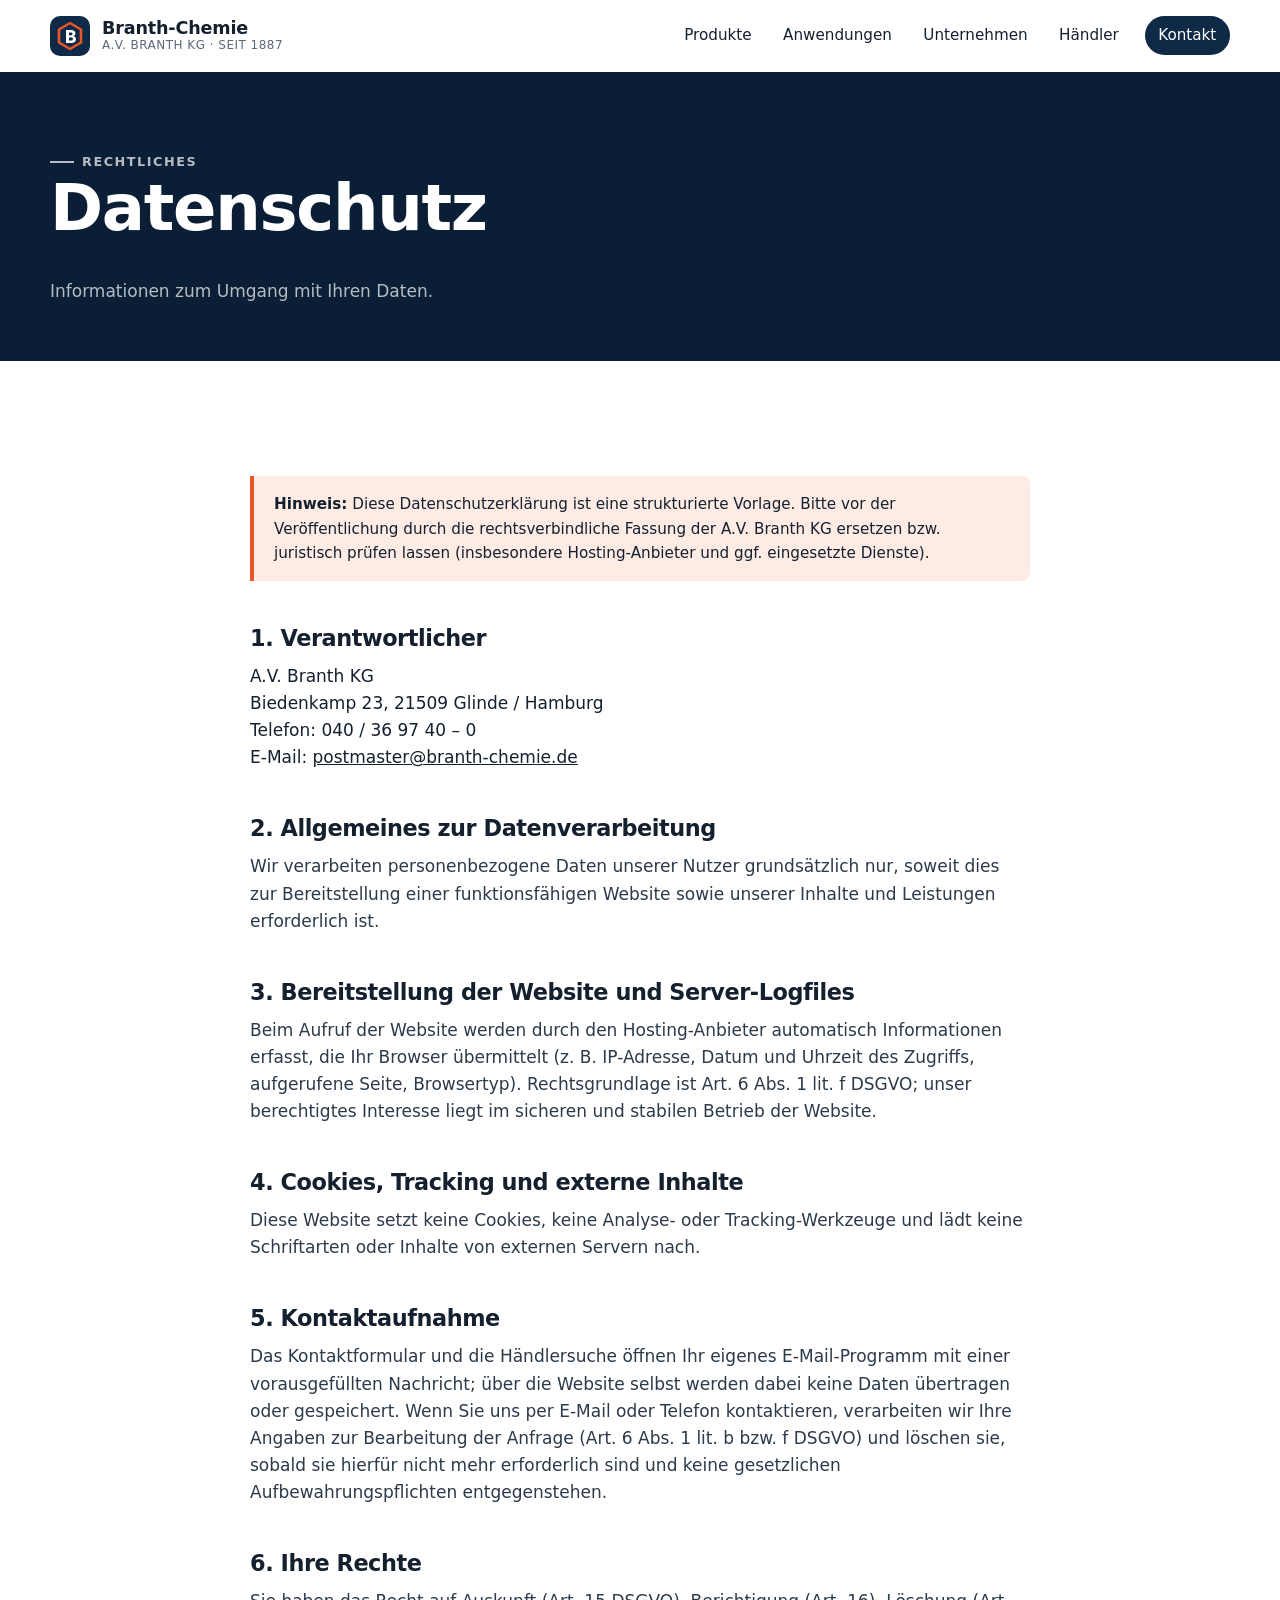
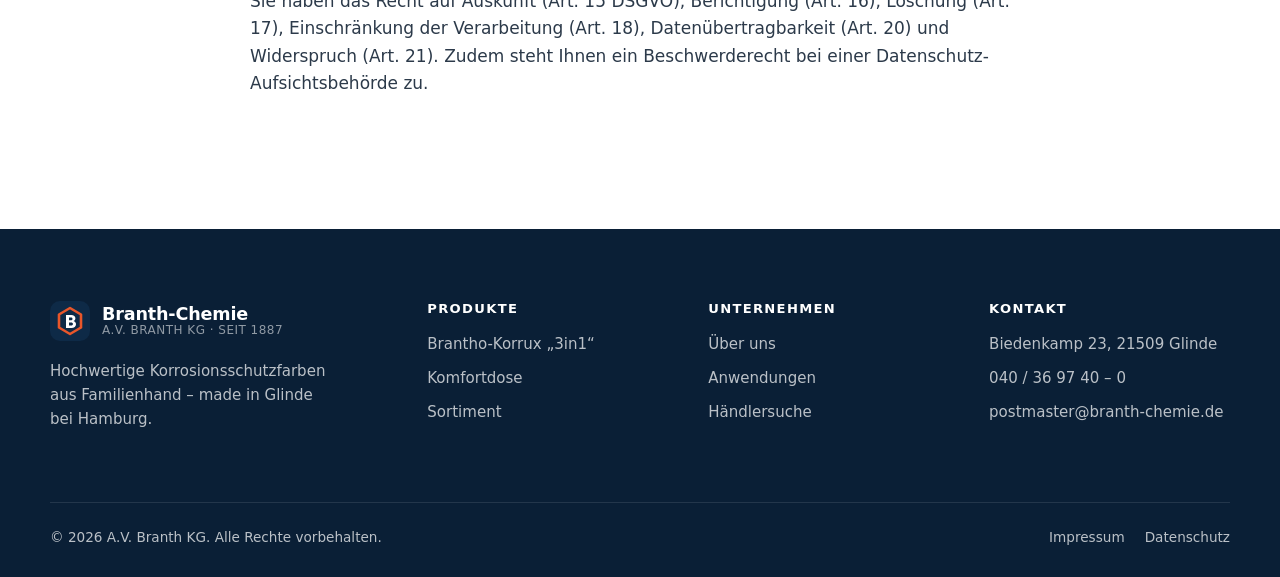
<file: datenschutz.html>
<!DOCTYPE html>
<html lang="de">
<head>
  <meta charset="utf-8">
  <meta name="viewport" content="width=device-width, initial-scale=1">
  <title>Datenschutz | Branth-Chemie</title>
  <meta name="description" content="Datenschutzerklärung der A.V. Branth KG (Branth-Chemie).">
  <meta name="robots" content="noindex, follow">
  <meta name="theme-color" content="#0a1f36">
  <link rel="icon" href="assets/logo.svg" type="image/svg+xml">
  <link rel="stylesheet" href="css/styles.css">
</head>
<body>
<!-- Icon sprite -->
<svg width="0" height="0" style="position:absolute" aria-hidden="true">
  <defs>
    <symbol id="i-check" viewBox="0 0 24 24" fill="none" stroke="currentColor" stroke-width="2.2" stroke-linecap="round" stroke-linejoin="round"><circle cx="12" cy="12" r="9.5"/><path d="m8 12.5 2.6 2.5L16 9.5"/></symbol>
    <symbol id="i-arrow" viewBox="0 0 24 24" fill="none" stroke="currentColor" stroke-width="2.2" stroke-linecap="round" stroke-linejoin="round"><path d="M5 12h14M13 6l6 6-6 6"/></symbol>
    <symbol id="i-shield" viewBox="0 0 24 24" fill="none" stroke="currentColor" stroke-width="2" stroke-linecap="round" stroke-linejoin="round"><path d="M12 3 4.5 6v6c0 4.4 3.2 7.9 7.5 9 4.3-1.1 7.5-4.6 7.5-9V6L12 3Z"/><path d="m9 12 2 2 4-4"/></symbol>
    <symbol id="i-clock" viewBox="0 0 24 24" fill="none" stroke="currentColor" stroke-width="2" stroke-linecap="round" stroke-linejoin="round"><circle cx="12" cy="12" r="9"/><path d="M12 7v5l3 2"/></symbol>
    <symbol id="i-leaf" viewBox="0 0 24 24" fill="none" stroke="currentColor" stroke-width="2" stroke-linecap="round" stroke-linejoin="round"><path d="M5 19c0-8 5-13 15-14-1 10-6 15-14 15"/><path d="M5 19 13 11"/></symbol>
    <symbol id="i-award" viewBox="0 0 24 24" fill="none" stroke="currentColor" stroke-width="2" stroke-linecap="round" stroke-linejoin="round"><circle cx="12" cy="9" r="6"/><path d="m8.5 14-1.5 7 5-2.5 5 2.5-1.5-7"/></symbol>
    <symbol id="i-layers" viewBox="0 0 24 24" fill="none" stroke="currentColor" stroke-width="2" stroke-linecap="round" stroke-linejoin="round"><path d="m12 3 9 5-9 5-9-5 9-5Z"/><path d="m3 13 9 5 9-5"/></symbol>
    <symbol id="i-brush" viewBox="0 0 24 24" fill="none" stroke="currentColor" stroke-width="2" stroke-linecap="round" stroke-linejoin="round"><path d="M18 3 9.5 11.5"/><path d="M14 3h7v7"/><path d="M9 12c-3 0-5 2-5 5 0 1.5-1 3-2 4 4 0 9-1 9-6 0-1.2-.8-3-2-3Z"/></symbol>
    <symbol id="i-sparkle" viewBox="0 0 24 24" fill="none" stroke="currentColor" stroke-width="2" stroke-linecap="round" stroke-linejoin="round"><path d="M12 3v4M12 17v4M3 12h4M17 12h4M6 6l2.5 2.5M15.5 15.5 18 18M6 18l2.5-2.5M15.5 8.5 18 6"/></symbol>
    <symbol id="i-flask" viewBox="0 0 24 24" fill="none" stroke="currentColor" stroke-width="2" stroke-linecap="round" stroke-linejoin="round"><path d="M9 3h6M10 3v6L4.5 18.5A1.7 1.7 0 0 0 6 21h12a1.7 1.7 0 0 0 1.5-2.5L14 9V3"/><path d="M7 15h10"/></symbol>
    <symbol id="i-drop" viewBox="0 0 24 24" fill="none" stroke="currentColor" stroke-width="2" stroke-linecap="round" stroke-linejoin="round"><path d="M12 3s7 7.5 7 12a7 7 0 0 1-14 0c0-4.5 7-12 7-12Z"/></symbol>
    <symbol id="i-home" viewBox="0 0 24 24" fill="none" stroke="currentColor" stroke-width="2" stroke-linecap="round" stroke-linejoin="round"><path d="M3 11 12 4l9 7"/><path d="M5 10v10h14V10"/></symbol>
    <symbol id="i-beaker" viewBox="0 0 24 24" fill="none" stroke="currentColor" stroke-width="2" stroke-linecap="round" stroke-linejoin="round"><path d="M5 3h14M6 3v15a3 3 0 0 0 3 3h6a3 3 0 0 0 3-3V3"/><path d="M6 12h12"/></symbol>
    <symbol id="i-star" viewBox="0 0 24 24" fill="none" stroke="currentColor" stroke-width="2" stroke-linecap="round" stroke-linejoin="round"><path d="m12 3 2.7 5.6 6.1.9-4.4 4.3 1 6.1L12 17l-5.4 2.9 1-6.1-4.4-4.3 6.1-.9L12 3Z"/></symbol>
    <symbol id="i-pin" viewBox="0 0 24 24" fill="none" stroke="currentColor" stroke-width="2" stroke-linecap="round" stroke-linejoin="round"><path d="M12 21s-7-6.2-7-12a7 7 0 0 1 14 0c0 5.8-7 12-7 12Z"/><circle cx="12" cy="9" r="2.5"/></symbol>
    <symbol id="i-phone" viewBox="0 0 24 24" fill="none" stroke="currentColor" stroke-width="2" stroke-linecap="round" stroke-linejoin="round"><path d="M5 4h4l2 5-2.5 1.5a11 11 0 0 0 5 5L15 13l5 2v4a2 2 0 0 1-2 2A16 16 0 0 1 3 6a2 2 0 0 1 2-2Z"/></symbol>
    <symbol id="i-printer" viewBox="0 0 24 24" fill="none" stroke="currentColor" stroke-width="2" stroke-linecap="round" stroke-linejoin="round"><path d="M7 9V3h10v6"/><rect x="3" y="9" width="18" height="8" rx="2"/><path d="M7 14h10v7H7z"/></symbol>
    <symbol id="i-mail" viewBox="0 0 24 24" fill="none" stroke="currentColor" stroke-width="2" stroke-linecap="round" stroke-linejoin="round"><rect x="3" y="5" width="18" height="14" rx="2"/><path d="m3 7 9 6 9-6"/></symbol>
    <symbol id="i-search" viewBox="0 0 24 24" fill="none" stroke="currentColor" stroke-width="2.2" stroke-linecap="round" stroke-linejoin="round"><circle cx="11" cy="11" r="7"/><path d="m20 20-3.5-3.5"/></symbol>
  </defs>
</svg>

<a class="skip-link" href="#main">Zum Inhalt springen</a>

<header class="site-header" id="top">
  <div class="container header-inner">
    <a class="brand" href="index.html" aria-label="Branth-Chemie – Startseite">
      <img src="assets/logo.svg" alt="" width="40" height="40">
      <span class="brand-text"><strong>Branth-Chemie</strong><span>A.V. BRANTH KG · SEIT 1887</span></span>
    </a>
    <button class="nav-toggle" aria-expanded="false" aria-controls="main-nav" aria-label="Menü öffnen"><span></span></button>
    <nav class="main-nav" id="main-nav" aria-label="Hauptnavigation">
      <ul>
        <li><a href="index.html#produkte">Produkte</a></li>
        <li><a href="index.html#anwendungen">Anwendungen</a></li>
        <li><a href="index.html#unternehmen">Unternehmen</a></li>
        <li><a href="index.html#haendler">Händler</a></li>
        <li><a class="nav-cta" href="index.html#kontakt">Kontakt</a></li>
      </ul>
    </nav>
  </div>
</header>

<main id="main">
  <section class="page-hero">
    <div class="container">
      <p class="eyebrow">Rechtliches</p>
      <h1>Datenschutz</h1>
      <p>Informationen zum Umgang mit Ihren Daten.</p>
    </div>
  </section>
  <section class="section">
    <div class="container legal">
      <div class="notice"><strong>Hinweis:</strong> Diese Datenschutzerklärung ist eine strukturierte Vorlage. Bitte vor der Veröffentlichung durch die rechtsverbindliche Fassung der A.V. Branth KG ersetzen bzw. juristisch prüfen lassen (insbesondere Hosting-Anbieter und ggf. eingesetzte Dienste).</div>

      <h2>1. Verantwortlicher</h2>
      <address>
        A.V. Branth KG<br>
        Biedenkamp 23, 21509 Glinde / Hamburg<br>
        Telefon: 040 / 36 97 40 – 0<br>
        E-Mail: <a href="mailto:postmaster@branth-chemie.de">postmaster@branth-chemie.de</a>
      </address>

      <h2>2. Allgemeines zur Datenverarbeitung</h2>
      <p>Wir verarbeiten personenbezogene Daten unserer Nutzer grundsätzlich nur, soweit dies zur Bereitstellung einer funktionsfähigen Website sowie unserer Inhalte und Leistungen erforderlich ist.</p>

      <h2>3. Bereitstellung der Website und Server-Logfiles</h2>
      <p>Beim Aufruf der Website werden durch den Hosting-Anbieter automatisch Informationen erfasst, die Ihr Browser übermittelt (z.&nbsp;B. IP-Adresse, Datum und Uhrzeit des Zugriffs, aufgerufene Seite, Browsertyp). Rechtsgrundlage ist Art. 6 Abs. 1 lit. f DSGVO; unser berechtigtes Interesse liegt im sicheren und stabilen Betrieb der Website.</p>

      <h2>4. Cookies, Tracking und externe Inhalte</h2>
      <p>Diese Website setzt keine Cookies, keine Analyse- oder Tracking-Werkzeuge und lädt keine Schriftarten oder Inhalte von externen Servern nach.</p>

      <h2>5. Kontaktaufnahme</h2>
      <p>Das Kontaktformular und die Händlersuche öffnen Ihr eigenes E-Mail-Programm mit einer vorausgefüllten Nachricht; über die Website selbst werden dabei keine Daten übertragen oder gespeichert. Wenn Sie uns per E-Mail oder Telefon kontaktieren, verarbeiten wir Ihre Angaben zur Bearbeitung der Anfrage (Art. 6 Abs. 1 lit. b bzw. f DSGVO) und löschen sie, sobald sie hierfür nicht mehr erforderlich sind und keine gesetzlichen Aufbewahrungspflichten entgegenstehen.</p>

      <h2>6. Ihre Rechte</h2>
      <p>Sie haben das Recht auf Auskunft (Art. 15 DSGVO), Berichtigung (Art. 16), Löschung (Art. 17), Einschränkung der Verarbeitung (Art. 18), Datenübertragbarkeit (Art. 20) und Widerspruch (Art. 21). Zudem steht Ihnen ein Beschwerderecht bei einer Datenschutz-Aufsichtsbehörde zu.</p>
    </div>
  </section>
</main>

<footer class="site-footer">
  <div class="container">
    <div class="footer-grid">
      <div>
        <a class="brand" href="index.html">
          <img src="assets/logo.svg" alt="" width="40" height="40">
          <span class="brand-text"><strong>Branth-Chemie</strong><span>A.V. BRANTH KG · SEIT 1887</span></span>
        </a>
        <p style="margin-top:18px;max-width:30ch">Hochwertige Korrosionsschutzfarben aus Familienhand – made in Glinde bei Hamburg.</p>
      </div>
      <div>
        <h4>Produkte</h4>
        <ul>
          <li><a href="index.html#3in1">Brantho-Korrux „3in1“</a></li>
          <li><a href="index.html#komfortdose">Komfortdose</a></li>
          <li><a href="index.html#produkte">Sortiment</a></li>
        </ul>
      </div>
      <div>
        <h4>Unternehmen</h4>
        <ul>
          <li><a href="index.html#unternehmen">Über uns</a></li>
          <li><a href="index.html#anwendungen">Anwendungen</a></li>
          <li><a href="index.html#haendler">Händlersuche</a></li>
        </ul>
      </div>
      <div>
        <h4>Kontakt</h4>
        <ul>
          <li>Biedenkamp 23, 21509 Glinde</li>
          <li><a href="tel:+4940369740">040 / 36 97 40 – 0</a></li>
          <li><a href="mailto:postmaster@branth-chemie.de">postmaster@branth-chemie.de</a></li>
        </ul>
      </div>
    </div>
    <div class="footer-bottom">
      <span>© <span data-year>2026</span> A.V. Branth KG. Alle Rechte vorbehalten.</span>
      <nav aria-label="Rechtliches"><a href="impressum.html">Impressum</a><a href="datenschutz.html">Datenschutz</a></nav>
    </div>
  </div>
</footer>

<script src="js/main.js" defer></script>
</body>
</html>
</file>
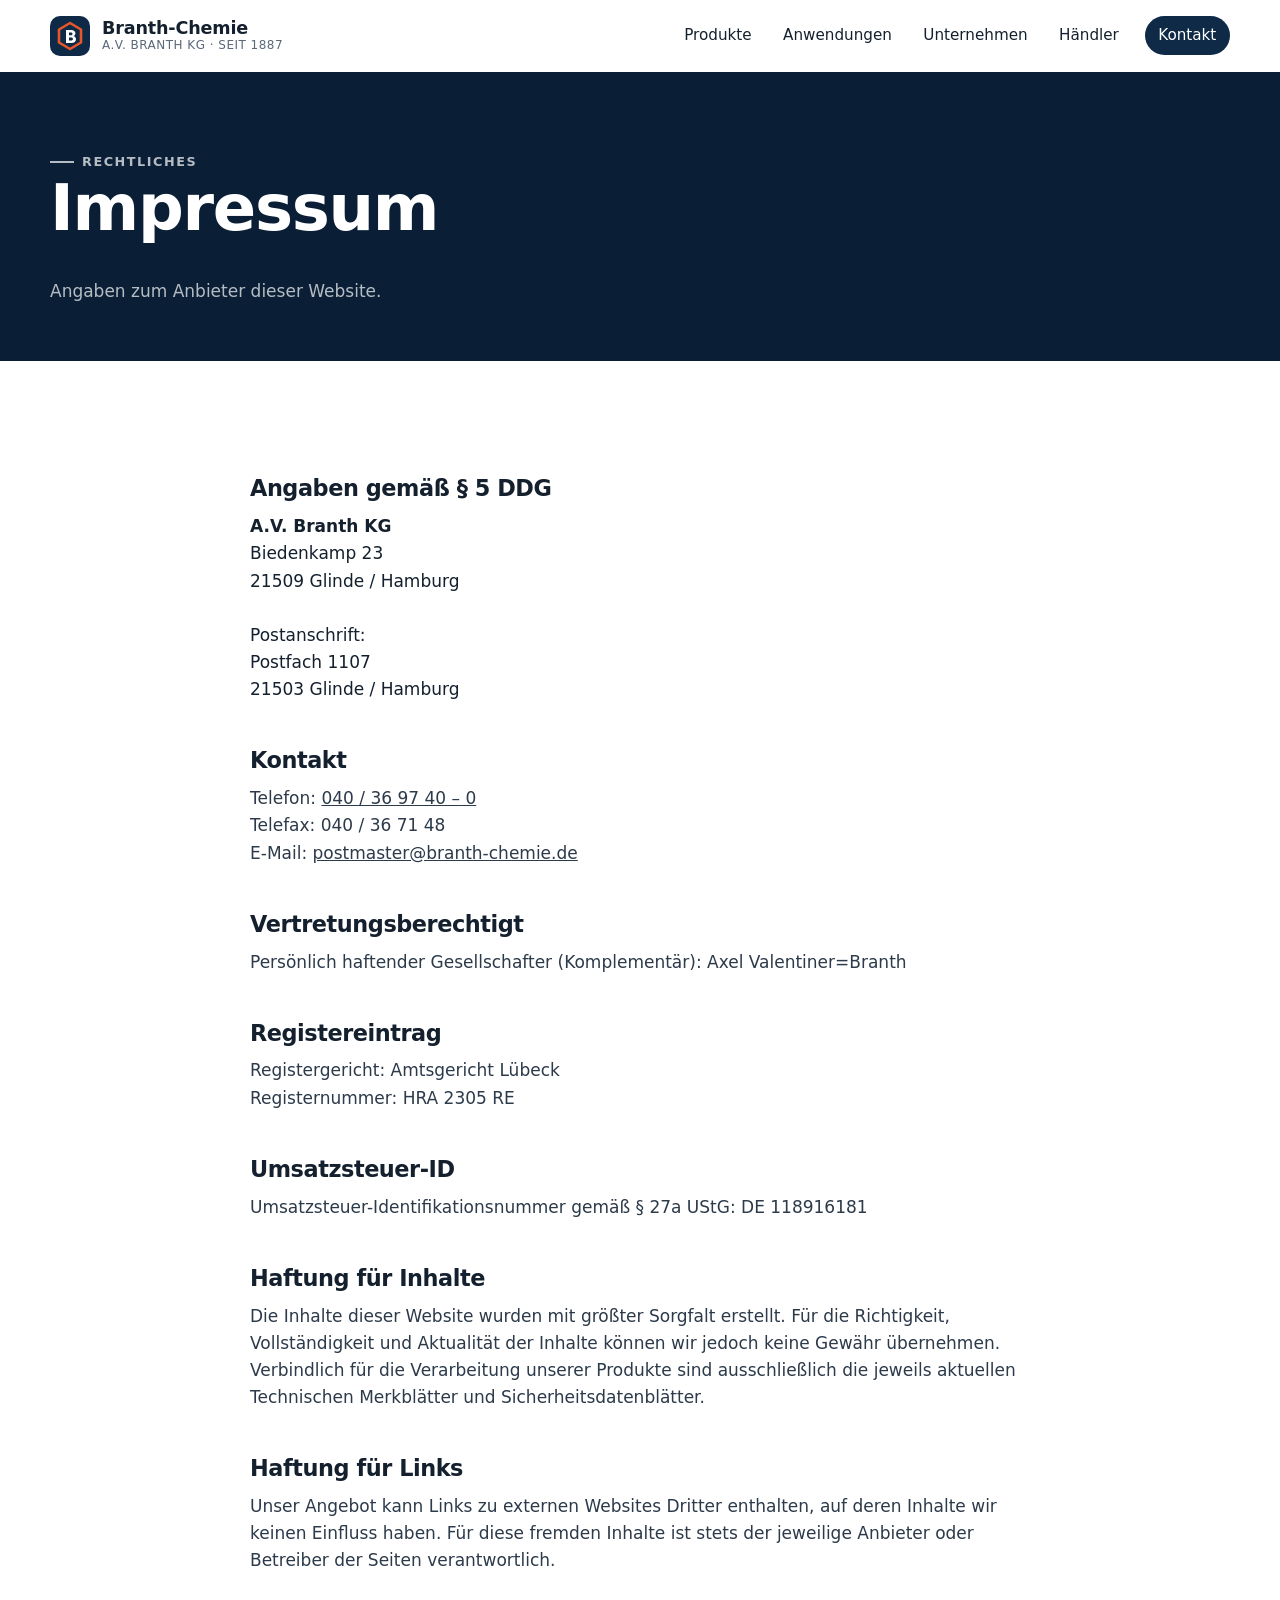
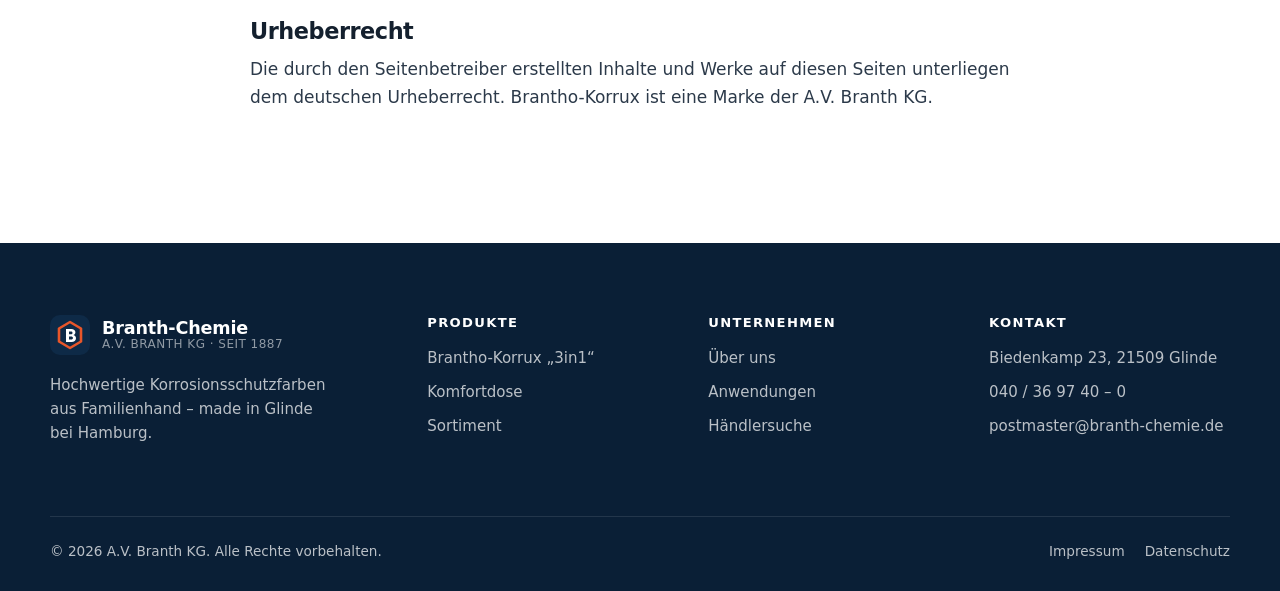
<file: impressum.html>
<!DOCTYPE html>
<html lang="de">
<head>
  <meta charset="utf-8">
  <meta name="viewport" content="width=device-width, initial-scale=1">
  <title>Impressum | Branth-Chemie</title>
  <meta name="description" content="Impressum der A.V. Branth KG (Branth-Chemie), Glinde.">
  <meta name="robots" content="noindex, follow">
  <meta name="theme-color" content="#0a1f36">
  <link rel="icon" href="assets/logo.svg" type="image/svg+xml">
  <link rel="stylesheet" href="css/styles.css">
</head>
<body>
<!-- Icon sprite -->
<svg width="0" height="0" style="position:absolute" aria-hidden="true">
  <defs>
    <symbol id="i-check" viewBox="0 0 24 24" fill="none" stroke="currentColor" stroke-width="2.2" stroke-linecap="round" stroke-linejoin="round"><circle cx="12" cy="12" r="9.5"/><path d="m8 12.5 2.6 2.5L16 9.5"/></symbol>
    <symbol id="i-arrow" viewBox="0 0 24 24" fill="none" stroke="currentColor" stroke-width="2.2" stroke-linecap="round" stroke-linejoin="round"><path d="M5 12h14M13 6l6 6-6 6"/></symbol>
    <symbol id="i-shield" viewBox="0 0 24 24" fill="none" stroke="currentColor" stroke-width="2" stroke-linecap="round" stroke-linejoin="round"><path d="M12 3 4.5 6v6c0 4.4 3.2 7.9 7.5 9 4.3-1.1 7.5-4.6 7.5-9V6L12 3Z"/><path d="m9 12 2 2 4-4"/></symbol>
    <symbol id="i-clock" viewBox="0 0 24 24" fill="none" stroke="currentColor" stroke-width="2" stroke-linecap="round" stroke-linejoin="round"><circle cx="12" cy="12" r="9"/><path d="M12 7v5l3 2"/></symbol>
    <symbol id="i-leaf" viewBox="0 0 24 24" fill="none" stroke="currentColor" stroke-width="2" stroke-linecap="round" stroke-linejoin="round"><path d="M5 19c0-8 5-13 15-14-1 10-6 15-14 15"/><path d="M5 19 13 11"/></symbol>
    <symbol id="i-award" viewBox="0 0 24 24" fill="none" stroke="currentColor" stroke-width="2" stroke-linecap="round" stroke-linejoin="round"><circle cx="12" cy="9" r="6"/><path d="m8.5 14-1.5 7 5-2.5 5 2.5-1.5-7"/></symbol>
    <symbol id="i-layers" viewBox="0 0 24 24" fill="none" stroke="currentColor" stroke-width="2" stroke-linecap="round" stroke-linejoin="round"><path d="m12 3 9 5-9 5-9-5 9-5Z"/><path d="m3 13 9 5 9-5"/></symbol>
    <symbol id="i-brush" viewBox="0 0 24 24" fill="none" stroke="currentColor" stroke-width="2" stroke-linecap="round" stroke-linejoin="round"><path d="M18 3 9.5 11.5"/><path d="M14 3h7v7"/><path d="M9 12c-3 0-5 2-5 5 0 1.5-1 3-2 4 4 0 9-1 9-6 0-1.2-.8-3-2-3Z"/></symbol>
    <symbol id="i-sparkle" viewBox="0 0 24 24" fill="none" stroke="currentColor" stroke-width="2" stroke-linecap="round" stroke-linejoin="round"><path d="M12 3v4M12 17v4M3 12h4M17 12h4M6 6l2.5 2.5M15.5 15.5 18 18M6 18l2.5-2.5M15.5 8.5 18 6"/></symbol>
    <symbol id="i-flask" viewBox="0 0 24 24" fill="none" stroke="currentColor" stroke-width="2" stroke-linecap="round" stroke-linejoin="round"><path d="M9 3h6M10 3v6L4.5 18.5A1.7 1.7 0 0 0 6 21h12a1.7 1.7 0 0 0 1.5-2.5L14 9V3"/><path d="M7 15h10"/></symbol>
    <symbol id="i-drop" viewBox="0 0 24 24" fill="none" stroke="currentColor" stroke-width="2" stroke-linecap="round" stroke-linejoin="round"><path d="M12 3s7 7.5 7 12a7 7 0 0 1-14 0c0-4.5 7-12 7-12Z"/></symbol>
    <symbol id="i-home" viewBox="0 0 24 24" fill="none" stroke="currentColor" stroke-width="2" stroke-linecap="round" stroke-linejoin="round"><path d="M3 11 12 4l9 7"/><path d="M5 10v10h14V10"/></symbol>
    <symbol id="i-beaker" viewBox="0 0 24 24" fill="none" stroke="currentColor" stroke-width="2" stroke-linecap="round" stroke-linejoin="round"><path d="M5 3h14M6 3v15a3 3 0 0 0 3 3h6a3 3 0 0 0 3-3V3"/><path d="M6 12h12"/></symbol>
    <symbol id="i-star" viewBox="0 0 24 24" fill="none" stroke="currentColor" stroke-width="2" stroke-linecap="round" stroke-linejoin="round"><path d="m12 3 2.7 5.6 6.1.9-4.4 4.3 1 6.1L12 17l-5.4 2.9 1-6.1-4.4-4.3 6.1-.9L12 3Z"/></symbol>
    <symbol id="i-pin" viewBox="0 0 24 24" fill="none" stroke="currentColor" stroke-width="2" stroke-linecap="round" stroke-linejoin="round"><path d="M12 21s-7-6.2-7-12a7 7 0 0 1 14 0c0 5.8-7 12-7 12Z"/><circle cx="12" cy="9" r="2.5"/></symbol>
    <symbol id="i-phone" viewBox="0 0 24 24" fill="none" stroke="currentColor" stroke-width="2" stroke-linecap="round" stroke-linejoin="round"><path d="M5 4h4l2 5-2.5 1.5a11 11 0 0 0 5 5L15 13l5 2v4a2 2 0 0 1-2 2A16 16 0 0 1 3 6a2 2 0 0 1 2-2Z"/></symbol>
    <symbol id="i-printer" viewBox="0 0 24 24" fill="none" stroke="currentColor" stroke-width="2" stroke-linecap="round" stroke-linejoin="round"><path d="M7 9V3h10v6"/><rect x="3" y="9" width="18" height="8" rx="2"/><path d="M7 14h10v7H7z"/></symbol>
    <symbol id="i-mail" viewBox="0 0 24 24" fill="none" stroke="currentColor" stroke-width="2" stroke-linecap="round" stroke-linejoin="round"><rect x="3" y="5" width="18" height="14" rx="2"/><path d="m3 7 9 6 9-6"/></symbol>
    <symbol id="i-search" viewBox="0 0 24 24" fill="none" stroke="currentColor" stroke-width="2.2" stroke-linecap="round" stroke-linejoin="round"><circle cx="11" cy="11" r="7"/><path d="m20 20-3.5-3.5"/></symbol>
  </defs>
</svg>

<a class="skip-link" href="#main">Zum Inhalt springen</a>

<header class="site-header" id="top">
  <div class="container header-inner">
    <a class="brand" href="index.html" aria-label="Branth-Chemie – Startseite">
      <img src="assets/logo.svg" alt="" width="40" height="40">
      <span class="brand-text"><strong>Branth-Chemie</strong><span>A.V. BRANTH KG · SEIT 1887</span></span>
    </a>
    <button class="nav-toggle" aria-expanded="false" aria-controls="main-nav" aria-label="Menü öffnen"><span></span></button>
    <nav class="main-nav" id="main-nav" aria-label="Hauptnavigation">
      <ul>
        <li><a href="index.html#produkte">Produkte</a></li>
        <li><a href="index.html#anwendungen">Anwendungen</a></li>
        <li><a href="index.html#unternehmen">Unternehmen</a></li>
        <li><a href="index.html#haendler">Händler</a></li>
        <li><a class="nav-cta" href="index.html#kontakt">Kontakt</a></li>
      </ul>
    </nav>
  </div>
</header>

<main id="main">
  <section class="page-hero">
    <div class="container">
      <p class="eyebrow">Rechtliches</p>
      <h1>Impressum</h1>
      <p>Angaben zum Anbieter dieser Website.</p>
    </div>
  </section>
  <section class="section">
    <div class="container legal">
      <h2>Angaben gemäß § 5 DDG</h2>
      <address>
        <strong>A.V. Branth KG</strong><br>
        Biedenkamp 23<br>
        21509 Glinde / Hamburg<br><br>
        Postanschrift:<br>
        Postfach 1107<br>
        21503 Glinde / Hamburg
      </address>

      <h2>Kontakt</h2>
      <p>
        Telefon: <a href="tel:+4940369740">040 / 36 97 40 – 0</a><br>
        Telefax: 040 / 36 71 48<br>
        E-Mail: <a href="mailto:postmaster@branth-chemie.de">postmaster@branth-chemie.de</a>
      </p>

      <h2>Vertretungsberechtigt</h2>
      <p>Persönlich haftender Gesellschafter (Komplementär): Axel Valentiner=Branth</p>

      <h2>Registereintrag</h2>
      <p>Registergericht: Amtsgericht Lübeck<br>Registernummer: HRA 2305 RE</p>

      <h2>Umsatzsteuer-ID</h2>
      <p>Umsatzsteuer-Identifikationsnummer gemäß § 27a UStG: DE 118916181</p>

      <h2>Haftung für Inhalte</h2>
      <p>Die Inhalte dieser Website wurden mit größter Sorgfalt erstellt. Für die Richtigkeit, Vollständigkeit und Aktualität der Inhalte können wir jedoch keine Gewähr übernehmen. Verbindlich für die Verarbeitung unserer Produkte sind ausschließlich die jeweils aktuellen Technischen Merkblätter und Sicherheitsdatenblätter.</p>

      <h2>Haftung für Links</h2>
      <p>Unser Angebot kann Links zu externen Websites Dritter enthalten, auf deren Inhalte wir keinen Einfluss haben. Für diese fremden Inhalte ist stets der jeweilige Anbieter oder Betreiber der Seiten verantwortlich.</p>

      <h2>Urheberrecht</h2>
      <p>Die durch den Seitenbetreiber erstellten Inhalte und Werke auf diesen Seiten unterliegen dem deutschen Urheberrecht. Brantho-Korrux ist eine Marke der A.V. Branth KG.</p>
    </div>
  </section>
</main>

<footer class="site-footer">
  <div class="container">
    <div class="footer-grid">
      <div>
        <a class="brand" href="index.html">
          <img src="assets/logo.svg" alt="" width="40" height="40">
          <span class="brand-text"><strong>Branth-Chemie</strong><span>A.V. BRANTH KG · SEIT 1887</span></span>
        </a>
        <p style="margin-top:18px;max-width:30ch">Hochwertige Korrosionsschutzfarben aus Familienhand – made in Glinde bei Hamburg.</p>
      </div>
      <div>
        <h4>Produkte</h4>
        <ul>
          <li><a href="index.html#3in1">Brantho-Korrux „3in1“</a></li>
          <li><a href="index.html#komfortdose">Komfortdose</a></li>
          <li><a href="index.html#produkte">Sortiment</a></li>
        </ul>
      </div>
      <div>
        <h4>Unternehmen</h4>
        <ul>
          <li><a href="index.html#unternehmen">Über uns</a></li>
          <li><a href="index.html#anwendungen">Anwendungen</a></li>
          <li><a href="index.html#haendler">Händlersuche</a></li>
        </ul>
      </div>
      <div>
        <h4>Kontakt</h4>
        <ul>
          <li>Biedenkamp 23, 21509 Glinde</li>
          <li><a href="tel:+4940369740">040 / 36 97 40 – 0</a></li>
          <li><a href="mailto:postmaster@branth-chemie.de">postmaster@branth-chemie.de</a></li>
        </ul>
      </div>
    </div>
    <div class="footer-bottom">
      <span>© <span data-year>2026</span> A.V. Branth KG. Alle Rechte vorbehalten.</span>
      <nav aria-label="Rechtliches"><a href="impressum.html">Impressum</a><a href="datenschutz.html">Datenschutz</a></nav>
    </div>
  </div>
</footer>

<script src="js/main.js" defer></script>
</body>
</html>
</file>
<file: css/styles.css>
/* ==========================================================================
   Branth-Chemie – Stylesheet
   ========================================================================== */

:root {
  --navy-900: #0a1f36;
  --navy-800: #0e2a47;
  --navy-700: #16385c;
  --navy-100: #e7edf4;
  --rust-600: #d14619;
  --rust-500: #e8562a;
  --rust-100: #fdebe4;
  --ink: #14202e;
  --muted: #5b6878;
  --line: #e3e8ee;
  --bg: #ffffff;
  --bg-soft: #f5f7fa;

  --radius-sm: 8px;
  --radius: 14px;
  --radius-lg: 22px;
  --shadow-sm: 0 1px 2px rgba(10, 31, 54, .06), 0 1px 3px rgba(10, 31, 54, .08);
  --shadow: 0 10px 30px -12px rgba(10, 31, 54, .25);
  --container: 1180px;
  --header-h: 72px;

  --font: "Inter", system-ui, -apple-system, "Segoe UI", Roboto, "Helvetica Neue", Arial, sans-serif;
}

*,
*::before,
*::after { box-sizing: border-box; }

html { scroll-behavior: smooth; scroll-padding-top: calc(var(--header-h) + 16px); }

body {
  margin: 0;
  font-family: var(--font);
  font-size: 17px;
  line-height: 1.6;
  color: var(--ink);
  background: var(--bg);
  -webkit-font-smoothing: antialiased;
}

img, svg { display: block; max-width: 100%; }

a { color: inherit; }

h1, h2, h3, h4 { line-height: 1.15; letter-spacing: -.02em; margin: 0 0 .5em; }
h1 { font-size: clamp(2.4rem, 5.2vw, 4rem); font-weight: 800; }
h2 { font-size: clamp(1.9rem, 3.4vw, 2.75rem); font-weight: 800; }
h3 { font-size: 1.2rem; font-weight: 700; }
p  { margin: 0 0 1em; }

.container { width: min(100% - 40px, var(--container)); margin-inline: auto; }

.skip-link {
  position: absolute; left: -9999px; top: 8px; z-index: 100;
  background: var(--navy-800); color: #fff; padding: 10px 16px; border-radius: var(--radius-sm);
}
.skip-link:focus { left: 8px; }

:focus-visible { outline: 3px solid var(--rust-500); outline-offset: 3px; border-radius: 4px; }

/* ---------- Buttons ---------- */
.btn {
  display: inline-flex; align-items: center; gap: .55em;
  padding: .85em 1.4em; border-radius: 999px;
  font: inherit; font-weight: 600; font-size: .98rem; text-decoration: none;
  border: 2px solid transparent; cursor: pointer;
  transition: background-color .2s, color .2s, border-color .2s, transform .2s;
}
.btn:hover { transform: translateY(-1px); }
.btn svg { width: 18px; height: 18px; }
.btn-primary { background: var(--rust-500); color: #fff; }
.btn-primary:hover { background: var(--rust-600); }
.btn-ghost { border-color: rgba(255,255,255,.35); color: #fff; }
.btn-ghost:hover { border-color: #fff; background: rgba(255,255,255,.08); }
.btn-outline { border-color: var(--line); color: var(--ink); background: #fff; }
.btn-outline:hover { border-color: var(--navy-800); }

/* ---------- Header ---------- */
.site-header {
  position: sticky; top: 0; z-index: 50;
  height: var(--header-h);
  background: rgba(255,255,255,.88);
  backdrop-filter: saturate(180%) blur(12px);
  -webkit-backdrop-filter: saturate(180%) blur(12px);
  border-bottom: 1px solid transparent;
  transition: border-color .2s, box-shadow .2s;
}
.site-header.is-scrolled { border-bottom-color: var(--line); box-shadow: var(--shadow-sm); }
.header-inner { height: 100%; display: flex; align-items: center; justify-content: space-between; gap: 24px; }

.brand { display: flex; align-items: center; gap: 12px; text-decoration: none; }
.brand img { width: 40px; height: 40px; }
.brand-text { display: flex; flex-direction: column; line-height: 1.1; }
.brand-text strong { font-size: 1.1rem; letter-spacing: -.01em; }
.brand-text span { font-size: .75rem; color: var(--muted); letter-spacing: .04em; }

.main-nav ul { display: flex; align-items: center; gap: 4px; list-style: none; margin: 0; padding: 0; }
.main-nav a {
  display: block; padding: .5em .9em; border-radius: 999px;
  text-decoration: none; font-weight: 500; font-size: .95rem; color: var(--ink);
  transition: background-color .2s;
}
.main-nav a:hover { background: var(--bg-soft); }
.main-nav a.is-active { color: var(--rust-600); }
.main-nav .nav-cta { background: var(--navy-800); color: #fff; margin-left: 8px; }
.main-nav .nav-cta:hover { background: var(--navy-700); }

.nav-toggle {
  display: none; width: 44px; height: 44px; border: 0; border-radius: 10px;
  background: var(--bg-soft); cursor: pointer; position: relative;
}
.nav-toggle span, .nav-toggle span::before, .nav-toggle span::after {
  position: absolute; left: 12px; width: 20px; height: 2px; background: var(--ink); border-radius: 2px;
  transition: transform .25s, opacity .25s; content: "";
}
.nav-toggle span { top: 21px; }
.nav-toggle span::before { left: 0; top: -6px; }
.nav-toggle span::after  { left: 0; top: 6px; }
.nav-open .nav-toggle span { background: transparent; }
.nav-open .nav-toggle span::before { transform: translateY(6px) rotate(45deg); }
.nav-open .nav-toggle span::after  { transform: translateY(-6px) rotate(-45deg); }

/* ---------- Hero ---------- */
.hero {
  position: relative; overflow: hidden; color: #fff;
  background:
    radial-gradient(1200px 600px at 85% -10%, rgba(232,86,42,.35), transparent 60%),
    radial-gradient(900px 500px at -10% 110%, rgba(36,94,150,.55), transparent 60%),
    var(--navy-900);
  padding: clamp(80px, 12vw, 140px) 0 clamp(70px, 10vw, 120px);
}
.hero::after { /* subtle grid */
  content: ""; position: absolute; inset: 0; pointer-events: none;
  background-image:
    linear-gradient(rgba(255,255,255,.04) 1px, transparent 1px),
    linear-gradient(90deg, rgba(255,255,255,.04) 1px, transparent 1px);
  background-size: 48px 48px;
  mask-image: linear-gradient(to bottom, #000 30%, transparent 95%);
}
.hero-grid { position: relative; z-index: 1; display: grid; grid-template-columns: 1.15fr .85fr; gap: 56px; align-items: center; }
.eyebrow {
  display: inline-flex; align-items: center; gap: 8px;
  font-size: .8rem; font-weight: 600; letter-spacing: .12em; text-transform: uppercase;
  color: var(--rust-500); margin-bottom: 18px;
}
.eyebrow::before { content: ""; width: 24px; height: 2px; background: currentColor; }
.hero h1 span { color: var(--rust-500); }
.hero-lead { font-size: 1.2rem; color: rgba(255,255,255,.8); max-width: 34em; margin: 20px 0 34px; }
.hero-actions { display: flex; flex-wrap: wrap; gap: 12px; }

.hero-card {
  position: relative; background: rgba(255,255,255,.06); border: 1px solid rgba(255,255,255,.14);
  border-radius: var(--radius-lg); padding: 32px; backdrop-filter: blur(6px);
}
.hero-card .can { width: 140px; margin: -80px auto 18px; filter: drop-shadow(0 24px 30px rgba(0,0,0,.4)); }
.hero-card h3 { font-size: 1.35rem; margin-bottom: 6px; }
.hero-card p { color: rgba(255,255,255,.75); font-size: .96rem; }
.hero-card ul { list-style: none; padding: 0; margin: 18px 0 0; display: grid; gap: 10px; }
.hero-card li { display: flex; gap: 10px; align-items: flex-start; font-size: .95rem; }
.hero-card li svg { flex: none; width: 20px; height: 20px; color: var(--rust-500); margin-top: 2px; }

/* ---------- Trust bar ---------- */
.trust { border-bottom: 1px solid var(--line); background: #fff; }
.trust-grid { display: grid; grid-template-columns: repeat(4, 1fr); }
.trust-item { padding: 28px 20px; display: flex; gap: 14px; align-items: center; }
.trust-item + .trust-item { border-left: 1px solid var(--line); }
.trust-item strong { display: block; font-size: 1.5rem; line-height: 1.1; color: var(--navy-800); letter-spacing: -.02em; }
.trust-item span { font-size: .87rem; color: var(--muted); }
.trust-icon {
  flex: none; width: 44px; height: 44px; border-radius: 12px; display: grid; place-items: center;
  background: var(--rust-100); color: var(--rust-600);
}
.trust-icon svg { width: 22px; height: 22px; }

/* ---------- Sections ---------- */
.section { padding: clamp(72px, 9vw, 120px) 0; }
.section-soft { background: var(--bg-soft); }
.section-dark { background: var(--navy-900); color: #fff; }
.section-head { max-width: 720px; margin-bottom: 48px; }
.section-head.center { text-align: center; margin-inline: auto; }
.section-head.center .eyebrow::before { display: none; }
.section-head p { color: var(--muted); font-size: 1.1rem; }
.section-dark .section-head p { color: rgba(255,255,255,.7); }

/* ---------- Flagship ---------- */
.flagship { display: grid; grid-template-columns: 1fr 1fr; gap: 64px; align-items: center; }
.flagship-visual {
  position: relative; border-radius: var(--radius-lg); aspect-ratio: 1 / 1;
  background: linear-gradient(145deg, var(--navy-800), var(--navy-900));
  display: grid; place-items: center; overflow: hidden;
}
.flagship-visual::before {
  content: ""; position: absolute; width: 70%; aspect-ratio: 1; border-radius: 50%;
  background: radial-gradient(circle, rgba(232,86,42,.45), transparent 65%);
}
.flagship-visual .can { position: relative; width: 46%; filter: drop-shadow(0 30px 40px rgba(0,0,0,.45)); }
.badge-float {
  position: absolute; background: #fff; color: var(--ink); border-radius: 12px; padding: 10px 14px;
  font-size: .85rem; font-weight: 600; box-shadow: var(--shadow); display: flex; gap: 8px; align-items: center;
}
.badge-float i { width: 8px; height: 8px; border-radius: 50%; background: var(--rust-500); }
.badge-float.b1 { top: 12%; left: 8%; }
.badge-float.b2 { top: 12%; right: 6%; }
.badge-float.b3 { bottom: 12%; left: 12%; }

.feature-list { list-style: none; padding: 0; margin: 28px 0; display: grid; grid-template-columns: 1fr 1fr; gap: 18px 28px; }
.feature-list li { display: flex; gap: 12px; }
.feature-list svg { flex: none; width: 22px; height: 22px; color: var(--rust-500); margin-top: 3px; }
.feature-list strong { display: block; font-size: 1rem; }
.feature-list span { font-size: .92rem; color: var(--muted); }

.chips { display: flex; flex-wrap: wrap; gap: 8px; margin: 0 0 28px; padding: 0; list-style: none; }
.chips li { padding: 6px 12px; border-radius: 999px; background: var(--navy-100); color: var(--navy-800); font-size: .85rem; font-weight: 500; }
.label { font-size: .8rem; font-weight: 700; letter-spacing: .1em; text-transform: uppercase; color: var(--muted); margin-bottom: 10px; }

/* ---------- Products ---------- */
.tabs { display: flex; flex-wrap: wrap; gap: 8px; margin-bottom: 32px; }
.tab {
  font: inherit; font-size: .92rem; font-weight: 600; cursor: pointer;
  padding: .6em 1.1em; border-radius: 999px; border: 1px solid var(--line); background: #fff; color: var(--ink);
  transition: background-color .2s, color .2s, border-color .2s;
}
.tab:hover { border-color: var(--navy-800); }
.tab[aria-selected="true"] { background: var(--navy-800); border-color: var(--navy-800); color: #fff; }

.product-grid { display: grid; grid-template-columns: repeat(auto-fill, minmax(260px, 1fr)); gap: 20px; }
.product-card {
  position: relative; display: flex; flex-direction: column; gap: 10px;
  background: #fff; border: 1px solid var(--line); border-radius: var(--radius); padding: 26px;
  transition: transform .25s, box-shadow .25s, border-color .25s;
}
.product-card:hover { transform: translateY(-4px); box-shadow: var(--shadow); border-color: transparent; }
.product-card[hidden] { display: none; }
.product-icon {
  width: 48px; height: 48px; border-radius: 12px; display: grid; place-items: center;
  background: var(--navy-100); color: var(--navy-800); margin-bottom: 6px;
}
.product-icon svg { width: 24px; height: 24px; }
.product-card .tag { font-size: .75rem; font-weight: 700; letter-spacing: .08em; text-transform: uppercase; color: var(--rust-600); }
.product-card h3 { margin: 0; }
.product-card p { color: var(--muted); font-size: .95rem; margin: 0; flex: 1; }
.product-card .more { margin-top: 10px; font-weight: 600; font-size: .92rem; color: var(--navy-800); text-decoration: none; display: inline-flex; gap: 6px; align-items: center; }
.product-card .more:hover { color: var(--rust-600); }
.product-card.is-featured { background: linear-gradient(160deg, var(--navy-800), var(--navy-900)); color: #fff; border: 0; }
.product-card.is-featured p { color: rgba(255,255,255,.75); }
.product-card.is-featured .product-icon { background: rgba(255,255,255,.1); color: #fff; }
.product-card.is-featured .more { color: #fff; }
.product-card.is-featured .tag { color: var(--rust-500); }

/* ---------- Komfortdose ---------- */
.spray { display: grid; grid-template-columns: 1.1fr .9fr; gap: 56px; align-items: center; }
.award {
  display: inline-flex; gap: 12px; align-items: center; padding: 12px 18px 12px 12px; border-radius: 999px;
  background: rgba(255,255,255,.07); border: 1px solid rgba(255,255,255,.14); margin-top: 8px;
}
.award .trust-icon { background: #2f9e6b; color: #fff; border-radius: 50%; }
.award small { display: block; color: rgba(255,255,255,.65); font-size: .8rem; }
.stat-grid { display: grid; grid-template-columns: 1fr 1fr; gap: 16px; }
.stat {
  background: rgba(255,255,255,.05); border: 1px solid rgba(255,255,255,.12);
  border-radius: var(--radius); padding: 24px;
}
.stat strong { display: block; font-size: 2.2rem; color: var(--rust-500); letter-spacing: -.03em; line-height: 1.1; }
.stat span { color: rgba(255,255,255,.75); font-size: .93rem; }

/* ---------- Applications ---------- */
.app-grid { display: grid; grid-template-columns: repeat(3, 1fr); gap: 24px; }
.app-card {
  position: relative; overflow: hidden; border-radius: var(--radius-lg); min-height: 340px; padding: 32px;
  display: flex; flex-direction: column; justify-content: flex-end; color: #fff;
  background: var(--navy-800); isolation: isolate;
}
.app-card .app-art { position: absolute; inset: 0; z-index: -1; opacity: .9; transition: transform .6s; }
.app-card::after {
  content: ""; position: absolute; inset: 0; z-index: -1;
  background: linear-gradient(to top, rgba(10,31,54,.95) 10%, rgba(10,31,54,.2) 70%);
}
.app-card:hover .app-art { transform: scale(1.05); }
.app-card h3 { font-size: 1.5rem; }
.app-card p { color: rgba(255,255,255,.78); margin: 0; font-size: .97rem; }
.app-card .num { position: absolute; top: 24px; left: 32px; font-weight: 700; font-size: .85rem; color: var(--rust-500); letter-spacing: .1em; }

/* ---------- Company ---------- */
.company { display: grid; grid-template-columns: 1fr 1fr; gap: 64px; align-items: start; }
.timeline { list-style: none; margin: 0; padding: 0; position: relative; }
.timeline::before { content: ""; position: absolute; left: 7px; top: 8px; bottom: 8px; width: 2px; background: var(--line); }
.timeline li { position: relative; padding: 0 0 30px 40px; }
.timeline li::before {
  content: ""; position: absolute; left: 0; top: 6px; width: 16px; height: 16px; border-radius: 50%;
  background: #fff; border: 3px solid var(--rust-500);
}
.timeline time { font-weight: 800; color: var(--navy-800); font-size: 1.1rem; }
.timeline p { color: var(--muted); margin: 4px 0 0; }
.values { display: grid; grid-template-columns: 1fr 1fr; gap: 16px; margin-top: 32px; }
.value { padding: 20px; border: 1px solid var(--line); border-radius: var(--radius); background: #fff; }
.value h4 { font-size: 1rem; margin-bottom: 4px; }
.value p { font-size: .9rem; color: var(--muted); margin: 0; }

/* ---------- Dealer CTA ---------- */
.dealer {
  display: grid; grid-template-columns: 1.2fr .8fr; gap: 40px; align-items: center;
  background: linear-gradient(120deg, var(--rust-500), #f07a3c); color: #fff;
  border-radius: var(--radius-lg); padding: clamp(32px, 5vw, 56px);
}
.dealer h2 { margin-bottom: 10px; }
.dealer p { color: rgba(255,255,255,.9); margin: 0; }
.dealer-form { display: flex; gap: 8px; background: #fff; border-radius: 999px; padding: 6px; }
.dealer-form input {
  flex: 1; min-width: 0; border: 0; font: inherit; padding: 0 16px; border-radius: 999px; color: var(--ink);
}
.dealer-form input:focus { outline: none; }
.dealer-form:focus-within { box-shadow: 0 0 0 3px rgba(255,255,255,.6); }
.dealer-form .btn-primary { background: var(--navy-800); }
.dealer-form .btn-primary:hover { background: var(--navy-700); }
.dealer small { display: block; margin-top: 10px; color: rgba(255,255,255,.85); font-size: .85rem; }

/* ---------- Contact ---------- */
.contact { display: grid; grid-template-columns: .9fr 1.1fr; gap: 56px; }
.contact-list { list-style: none; padding: 0; margin: 28px 0 0; display: grid; gap: 18px; }
.contact-list li { display: flex; gap: 16px; align-items: flex-start; }
.contact-list .trust-icon { background: var(--navy-100); color: var(--navy-800); }
.contact-list strong { display: block; font-size: .8rem; letter-spacing: .08em; text-transform: uppercase; color: var(--muted); font-weight: 700; }
.contact-list a { text-decoration: none; font-weight: 600; }
.contact-list a:hover { color: var(--rust-600); }

.form-card { background: #fff; border: 1px solid var(--line); border-radius: var(--radius-lg); padding: clamp(24px, 4vw, 40px); box-shadow: var(--shadow-sm); }
.form-row { display: grid; grid-template-columns: 1fr 1fr; gap: 16px; }
.field { display: flex; flex-direction: column; gap: 6px; margin-bottom: 16px; }
.field label { font-size: .88rem; font-weight: 600; }
.field input, .field select, .field textarea {
  font: inherit; font-size: .97rem; color: var(--ink);
  padding: .8em 1em; border: 1px solid var(--line); border-radius: var(--radius-sm); background: var(--bg-soft);
  transition: border-color .2s, background-color .2s, box-shadow .2s;
}
.field textarea { min-height: 140px; resize: vertical; }
.field input:focus, .field select:focus, .field textarea:focus {
  outline: none; border-color: var(--navy-800); background: #fff; box-shadow: 0 0 0 4px var(--navy-100);
}
.check { display: flex; gap: 10px; align-items: flex-start; font-size: .88rem; color: var(--muted); margin: 4px 0 20px; }
.check input { margin-top: 4px; accent-color: var(--rust-500); }
.form-note { font-size: .88rem; color: var(--muted); margin: 12px 0 0; }
.form-note.is-success { color: #1f7a50; font-weight: 600; }

/* ---------- Footer ---------- */
.site-footer { background: var(--navy-900); color: rgba(255,255,255,.72); padding: 72px 0 28px; font-size: .94rem; }
.footer-grid { display: grid; grid-template-columns: 1.4fr 1fr 1fr 1fr; gap: 40px; }
.site-footer .brand-text strong { color: #fff; }
.site-footer .brand-text span { color: rgba(255,255,255,.55); }
.site-footer h4 { color: #fff; font-size: .82rem; letter-spacing: .1em; text-transform: uppercase; margin-bottom: 16px; }
.site-footer ul { list-style: none; padding: 0; margin: 0; display: grid; gap: 10px; }
.site-footer a { text-decoration: none; }
.site-footer a:hover { color: #fff; }
.footer-bottom {
  margin-top: 56px; padding-top: 24px; border-top: 1px solid rgba(255,255,255,.1);
  display: flex; justify-content: space-between; flex-wrap: wrap; gap: 12px; font-size: .85rem;
}
.footer-bottom nav { display: flex; gap: 20px; }

/* ---------- Legal pages ---------- */
.page-hero { background: var(--navy-900); color: #fff; padding: 72px 0 56px; }
.page-hero p { color: rgba(255,255,255,.7); margin: 0; }
.legal { max-width: 780px; }
.legal h2 { font-size: 1.4rem; margin-top: 2em; }
.legal h2:first-child { margin-top: 0; }
.legal p, .legal li { color: #2c3a4a; }
.legal address { font-style: normal; }
.notice {
  border-left: 4px solid var(--rust-500); background: var(--rust-100); padding: 16px 20px;
  border-radius: 0 var(--radius-sm) var(--radius-sm) 0; margin-bottom: 32px; font-size: .95rem;
}

/* ---------- Reveal animation ---------- */
.reveal { opacity: 0; transform: translateY(18px); transition: opacity .7s ease, transform .7s ease; }
.reveal.is-visible { opacity: 1; transform: none; }
@media (prefers-reduced-motion: reduce) {
  html { scroll-behavior: auto; }
  .reveal { opacity: 1; transform: none; transition: none; }
  * { transition-duration: 0s !important; }
}

/* ---------- Responsive ---------- */
@media (max-width: 1024px) {
  .hero-grid, .flagship, .spray, .company, .contact, .dealer { grid-template-columns: 1fr; }
  .hero-card { max-width: 480px; margin-top: 60px; }
  .flagship-visual { max-width: 520px; }
  .footer-grid { grid-template-columns: 1fr 1fr; }
  .app-grid { grid-template-columns: 1fr; }
  .app-card { min-height: 260px; }
}

@media (max-width: 900px) {
  .nav-toggle { display: block; }
  .main-nav {
    position: fixed; inset: var(--header-h) 0 auto 0; background: #fff;
    border-bottom: 1px solid var(--line); box-shadow: var(--shadow);
    padding: 12px 20px 20px; transform: translateY(-8px); opacity: 0; visibility: hidden;
    transition: opacity .2s, transform .2s, visibility .2s;
  }
  .nav-open .main-nav { opacity: 1; visibility: visible; transform: none; }
  .main-nav ul { flex-direction: column; align-items: stretch; }
  .main-nav a { padding: .85em 1em; border-radius: var(--radius-sm); }
  .main-nav .nav-cta { margin: 8px 0 0; text-align: center; }
  .trust-grid { grid-template-columns: 1fr 1fr; }
  .trust-item:nth-child(3) { border-left: 0; }
  .trust-item:nth-child(n+3) { border-top: 1px solid var(--line); }
}

@media (max-width: 600px) {
  body { font-size: 16px; }
  .feature-list, .values, .form-row, .stat-grid { grid-template-columns: 1fr; }
  .footer-grid { grid-template-columns: 1fr; }
  .trust-item { padding: 20px 12px; flex-direction: column; align-items: flex-start; gap: 10px; }
  .dealer-form { flex-direction: column; border-radius: var(--radius); }
  .dealer-form input { padding: 12px 14px; }
  .dealer-form .btn { justify-content: center; }
  .badge-float { font-size: .75rem; padding: 8px 10px; }
}

.visually-hidden {
  position: absolute !important; width: 1px; height: 1px; overflow: hidden;
  clip: rect(0 0 0 0); white-space: nowrap; border: 0; padding: 0; margin: -1px;
}
</file>
